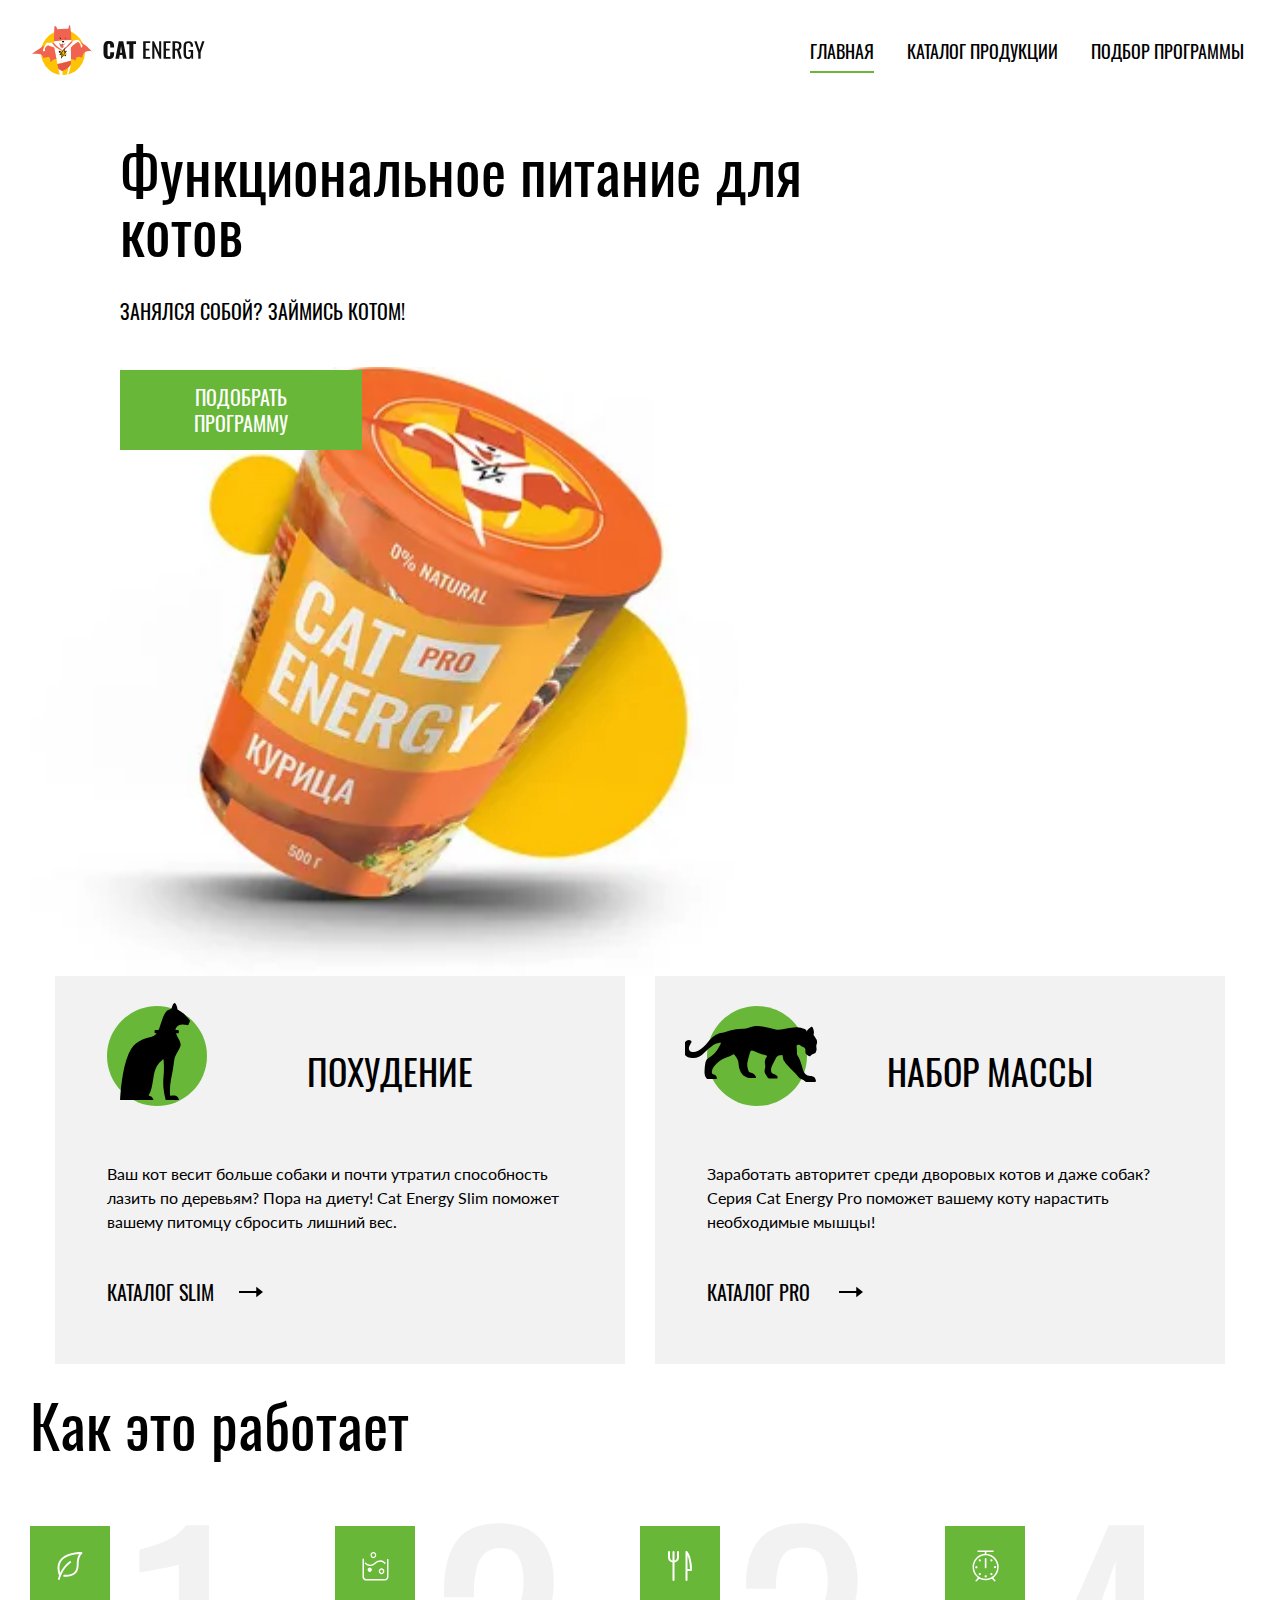
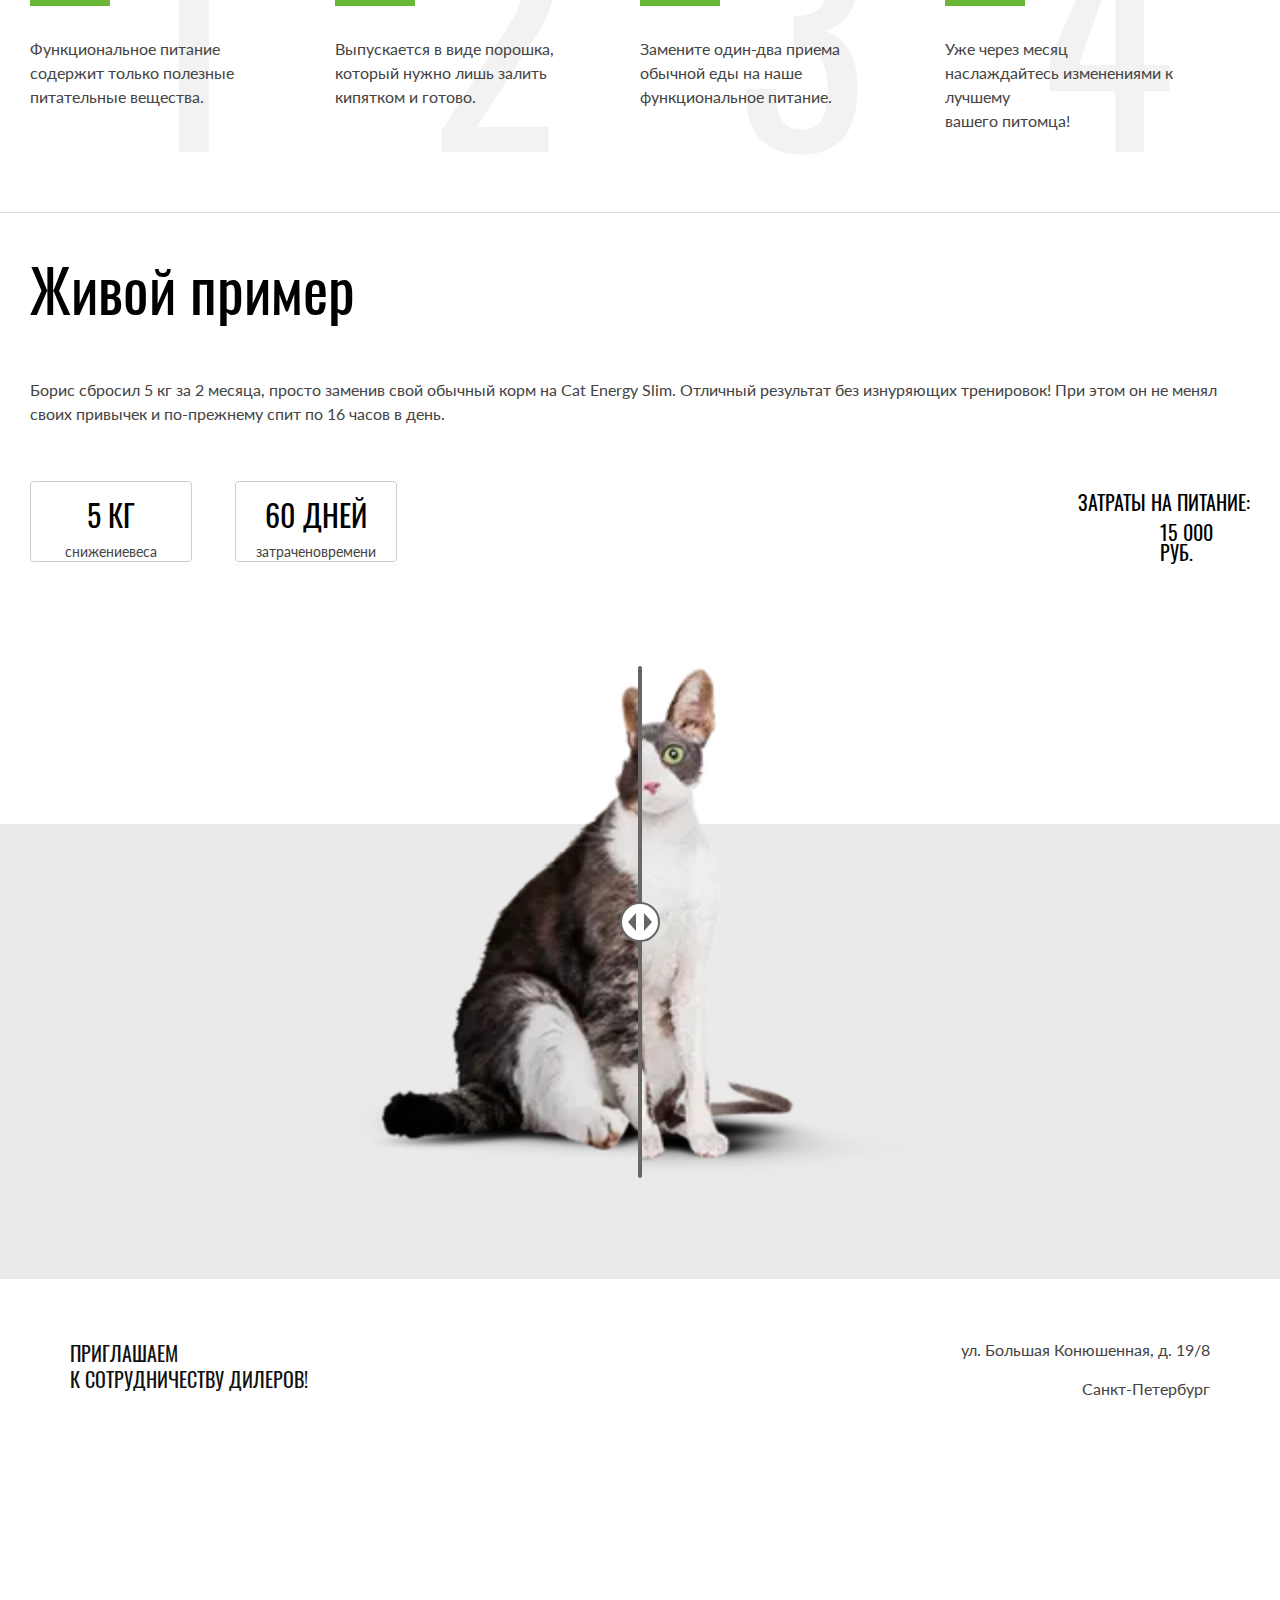
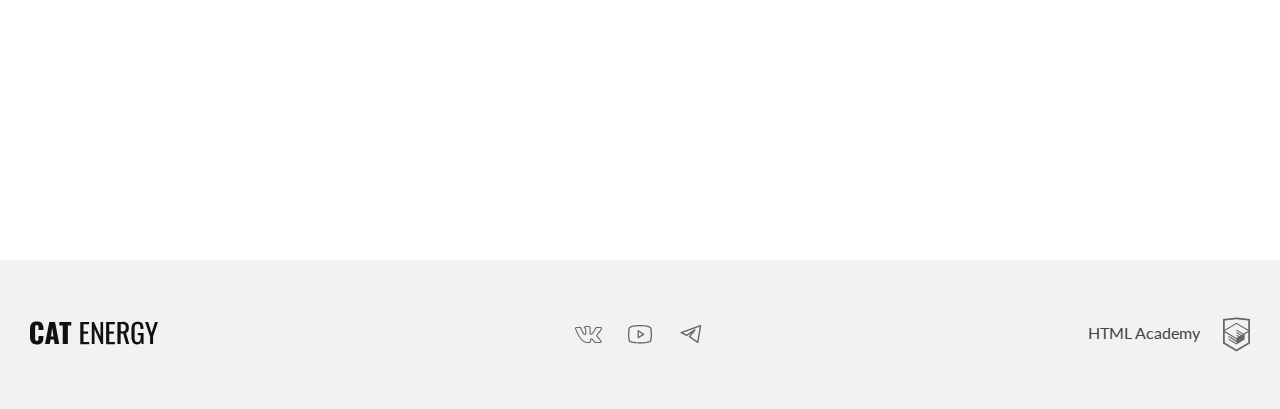
<file: index.html>
<!DOCTYPE html><html class="page" lang="ru"><head><meta charset="UTF-8"><title>Cat Energy</title><meta name="viewport" content="width=device-width,initial-scale=1"><meta name="description" content="Демонстрация правильного питания для котов с объяснениями и примерами"><link rel="stylesheet" href="styles/styles.css"><link rel="icon" href="favicon.ico"><link rel="icon" href="favicons/s-32.svg" type="image/svg+xml" sizes="32x32"><link rel="apple-touch-icon" href="favicons/f-192.png"><link rel="manifest" href="manifest.webmanifest"><link rel="preload" href="fonts/lato/Lato-Regular.woff2" as="font" type="font/woff2" crossorigin="anonymous"><link rel="preload" href="fonts/oswald/oswaldregular.woff2" as="font" type="font/woff2" crossorigin="anonymous"><script src="scripts/index.js" defer="defer"></script></head><body class="page__body"><header class="header header--index"><a class="header__logo" href="index.html"><picture><source media="(min-width: 1440px)" srcset="images/logo-desktop.svg" type="image/svg+xml" width="70" height="59"><source media="(min-width: 768px)" srcset="images/logo-tablet.svg" type="image/svg+xml" width="60" height="50"><img src="images/logo-mobile.svg" alt="Логотип" width="33" height="38"></picture><svg class="header__sprite-logo-words" width="101" height="18"><use href="icons/stack.svg#header-logo-words"></use></svg></a><nav class="navigation navigation--closed navigation--nojs"><button class="navigation__toogle button" type="button"><span class="visually-hidden">Открыть меню</span></button><ul class="navigation__list site-list list-reset"><li class="site-list__item site-list__item--current"><a class="site-list__link" href="index.html">Главная</a></li><li class="site-list__item"><a class="site-list__link" href="catalog.html">Каталог продукции</a></li><li class="site-list__item"><a class="site-list__link" href="#">Подбор программы</a></li></ul></nav></header><main class="main-container"><section class="hero"><div class="hero__choose"><h1 class="hero__title">Функциональное питание для котов</h1><h3 class="hero__subtitle">Занялся собой? Займись котом!</h3><button class="hero__button button" type="button">Подобрать программу</button><h2 class="visually-hidden">Презентация Cat Energy</h2><picture><source media="(min-width: 1440px)" width="552" height="499" type="image/webp" srcset="images/index/index-hero-food-desktop@1x.webp, images/index/index-hero-food-desktop@2x.webp 2x"><source media="(min-width: 768px)" width="709" height="609" type="image/webp" srcset="images/index/index-hero-food-tablet@1x.webp, images/index/index-hero-food-tablet@2x.webp 2x"><source width="280" height="270" type="image/webp" srcset="images/index/index-hero-food-mobile@1x.webp, images/index/index-hero-food-mobile@2x.webp 2x"><source media="(min-width: 1440px)" width="552" height="499" type="image/png" srcset="images/index/index-hero-food-desktop@1x.png, images/index/index-hero-food-desktop@2x.png 2x"><source media="(min-width: 768px)" width="709" height="609" type="image/png" srcset="images/index/index-hero-food-tablet@1x.png, images/index/index-hero-food-tablet@2x.png 2x"><img class="hero__main-img" src="images/index/index-hero-food-mobile@1x.png" alt="Оранжевая упаковка Cat Energy" width="280" height="270" srcset="images/index/index-hero-food-mobile@2x.png 2x"></picture></div></section><section class="preview"><ul class="preview__list list-reset"><li class="preview__item"><h2 class="preview__title preview__title--home">Похудение</h2><p class="preview__description">Ваш кот весит больше собаки и почти утратил способность лазить по деревьям? Пора на диету! Cat Energy Slim поможет вашему питомцу сбросить лишний вес.</p><a class="preview__link preview__link--active" href="#">Каталог Slim</a></li><li class="preview__item"><h2 class="preview__title preview__title--hunter">Набор массы</h2><p class="preview__description">Заработать авторитет среди дворовых котов и даже собак? Серия Cat Energy Pro поможет вашему коту нарастить необходимые мышцы!</p><a class="preview__link preview__link--active" href="#">Каталог Pro</a></li></ul></section><section class="advantages"><h2 class="advantages__title">Как это работает</h2><ul class="advantages__list list-reset"><li class="advantages__item advantages__item--leaf"><p class="advantages__description">Функциональное питание содержит только полезные питательные вещества.</p></li><li class="advantages__item advantages__item--powder"><p class="advantages__description">Выпускается в виде порошка, который нужно лишь залить кипятком и готово.</p></li><li class="advantages__item advantages__item--instruments"><p class="advantages__description">Замените один-два приема обычной еды на наше функциональное питание.</p></li><li class="advantages__item advantages__item--clock"><p class="advantages__description">Уже через месяц наслаждайтесь изменениями к лучшему<br class="advantages__tablet">вашего питомца!</p></li></ul></section><section class="example"><div class="example__title-wrapper"><h2 class="example__title">Живой пример</h2></div><div class="example__wrapper"><p class="example__description">Борис сбросил 5 кг за 2 месяца, просто заменив свой обычный корм на Cat Energy Slim. Отличный результат без изнуряющих тренировок! При этом он не менял своих привычек и по-прежнему спит по 16 часов в день.</p><ul class="example__list list-reset"><li class="example__item"><span class="example__stats">5 кг</span> <span class="example__loss">Снижение<br class="example__mobile">веса</span></li><li class="example__item"><span class="example__stats">60 дней</span> <span class="example__loss">Затрачено<br class="example__mobile">времени</span></li></ul><p class="example__prepare"><span class="example__food">Затраты на питание:</span> <span class="example__price">15 000 руб.</span></p></div><div class="example__slider slider"><div class="slider__fat"><picture><source media="(min-width: 768px)" width="560" height="512" type="image/webp" srcset="images/index/index-slider-fat-td@1x.webp, images/index/index-slider-fat-td@2x.webp 2x"><source width="280" height="256" type="image/webp" srcset="images/index/index-slider-fat-mobile@1x.webp, images/index/index-slider-fat-mobile@2x.webp 2x"><source media="(min-width: 768px)" width="560" height="512" type="image/webp" srcset="images/index/index-slider-fat-td@1x.png, images/index/index-slider-fat-td@2x.png 2x"><img class="slider__image" src="images/index/index-slider-fat-mobile@1x.png" alt="Кот до курса" width="280" height="256" srcset="images/index/index-slider-fat-mobile@2x.png 2x"></picture></div><button class="slider__toggle button" type="button"><span class="visually-hidden">Ползунок</span></button><div class="slider__thin"><picture><source media="(min-width: 768px)" width="560" height="512" type="image/webp" srcset="images/index/index-slider-thin-td@1x.webp, images/index/index-slider-thin-td@2x.webp 2x"><source width="280" height="256" type="image/webp" srcset="images/index/index-slider-thin-mobile@1x.webp, images/index/index-slider-thin-mobile@2x.webp 2x"><source media="(min-width: 768px)" width="560" height="512" type="image/webp" srcset="images/index/index-slider-thin-td@1x.png, images/index/index-slider-thin-td@2x.png 2x"><img class="slider__image" src="images/index/index-slider-thin-mobile@1x.png" alt="Кот после курса" width="280" height="256" srcset="images/index/index-slider-thin-mobile@2x.png 2x"></picture></div></div></section><section class="map"><h2 class="visually-hidden">Наш адрес</h2><div class="map__prewrapper"><div class="map__wrapper"><h3 class="map__title">Приглашаем<br>к сотрудничеству дилеров!</h3><span class="map__address">ул. Большая Конюшенная, д. 19/8 <span class="map__tablet">Санкт-Петербург</span></span></div></div><noscript><picture><source media="(min-width: 1440px)" width="1440" height="400" type="image/webp" srcset="images/map-desktop@1x.webp, images/map-desktop@2x.webp 2x"><source media="(min-width: 768px)" width="768" height="400" type="image/webp" srcset="images/map-tablet@1x.webp, images/map-tablet@2x.webp 2x"><source width="320" height="362" type="image/webp" srcset="images/map-mobile@1x.webp, images/map-mobile@2x.webp 2x"><source media="(min-width: 1440px)" width="1440" height="400" type="image/webp" srcset="images/map-desktop@1x.png, images/map-desktop@2x.png 2x"><source media="(min-width: 768px)" width="768" height="400" type="image/webp" srcset="images/map-tablet@1x.png, images/map-tablet@2x.png 2x"><img class="map__picture" src="images/map-mobile@1x.png" alt="Кот после курса" width="320" height="362" srcset="images/map-mobile@2x.png 2x"></picture></noscript><iframe class="map__live map__live--nojs" title="Наше местоположение на карте" src="https://www.google.com/maps/embed?pb=!1m18!1m12!1m3!1d1998.6036257198232!2d30.320472477388492!3d59.938719162093484!2m3!1f0!2f0!3f0!3m2!1i1024!2i768!4f13.1!3m3!1m2!1s0x4696310fca145cc1%3A0x42b32648d8238007!2z0JHQvtC70YzRiNCw0Y8g0JrQvtC90Y7RiNC10L3QvdCw0Y8g0YPQuy4sIDE5LzgsINCh0LDQvdC60YIt0J_QtdGC0LXRgNCx0YPRgNCzLCAxOTExODY!5e0!3m2!1sru!2sru!4v1738665718897!5m2!1sru!2sru" style="border:0;" allowfullscreen="" loading="lazy" referrerpolicy="no-referrer-when-downgrade"></iframe></section></main><footer class="footer"><div class="footer__wrapper"><a class="footer__title" href="index.html"><span class="visually-hidden">Cat Energy</span> <svg class="footer__sprite-logo-words" width="128" height="24"><use href="icons/stack.svg#header-logo-words"></use></svg></a><ul class="footer__list social list-reset"><li class="social__item"><a class="social__link social__link--vk" href="https://vk.com/htmlacademy"><span class="visually-hidden">ВКонтакте</span></a></li><li class="social__item"><a class="social__link social__link--youtube" href="https://www.youtube.com/@HTMLAcademyTV"><span class="visually-hidden">Youtube</span></a></li><li class="social__item"><a class="social__link social__link--telegram" href="https://t.me/htmlacademy"><span class="visually-hidden">Telegram</span></a></li></ul><a class="footer__academy footer__academy--link" href="https://htmlacademy.ru/intensive/adaptive"><span class="footer__html">HTML Academy</span></a></div></footer></body></html>
</file>
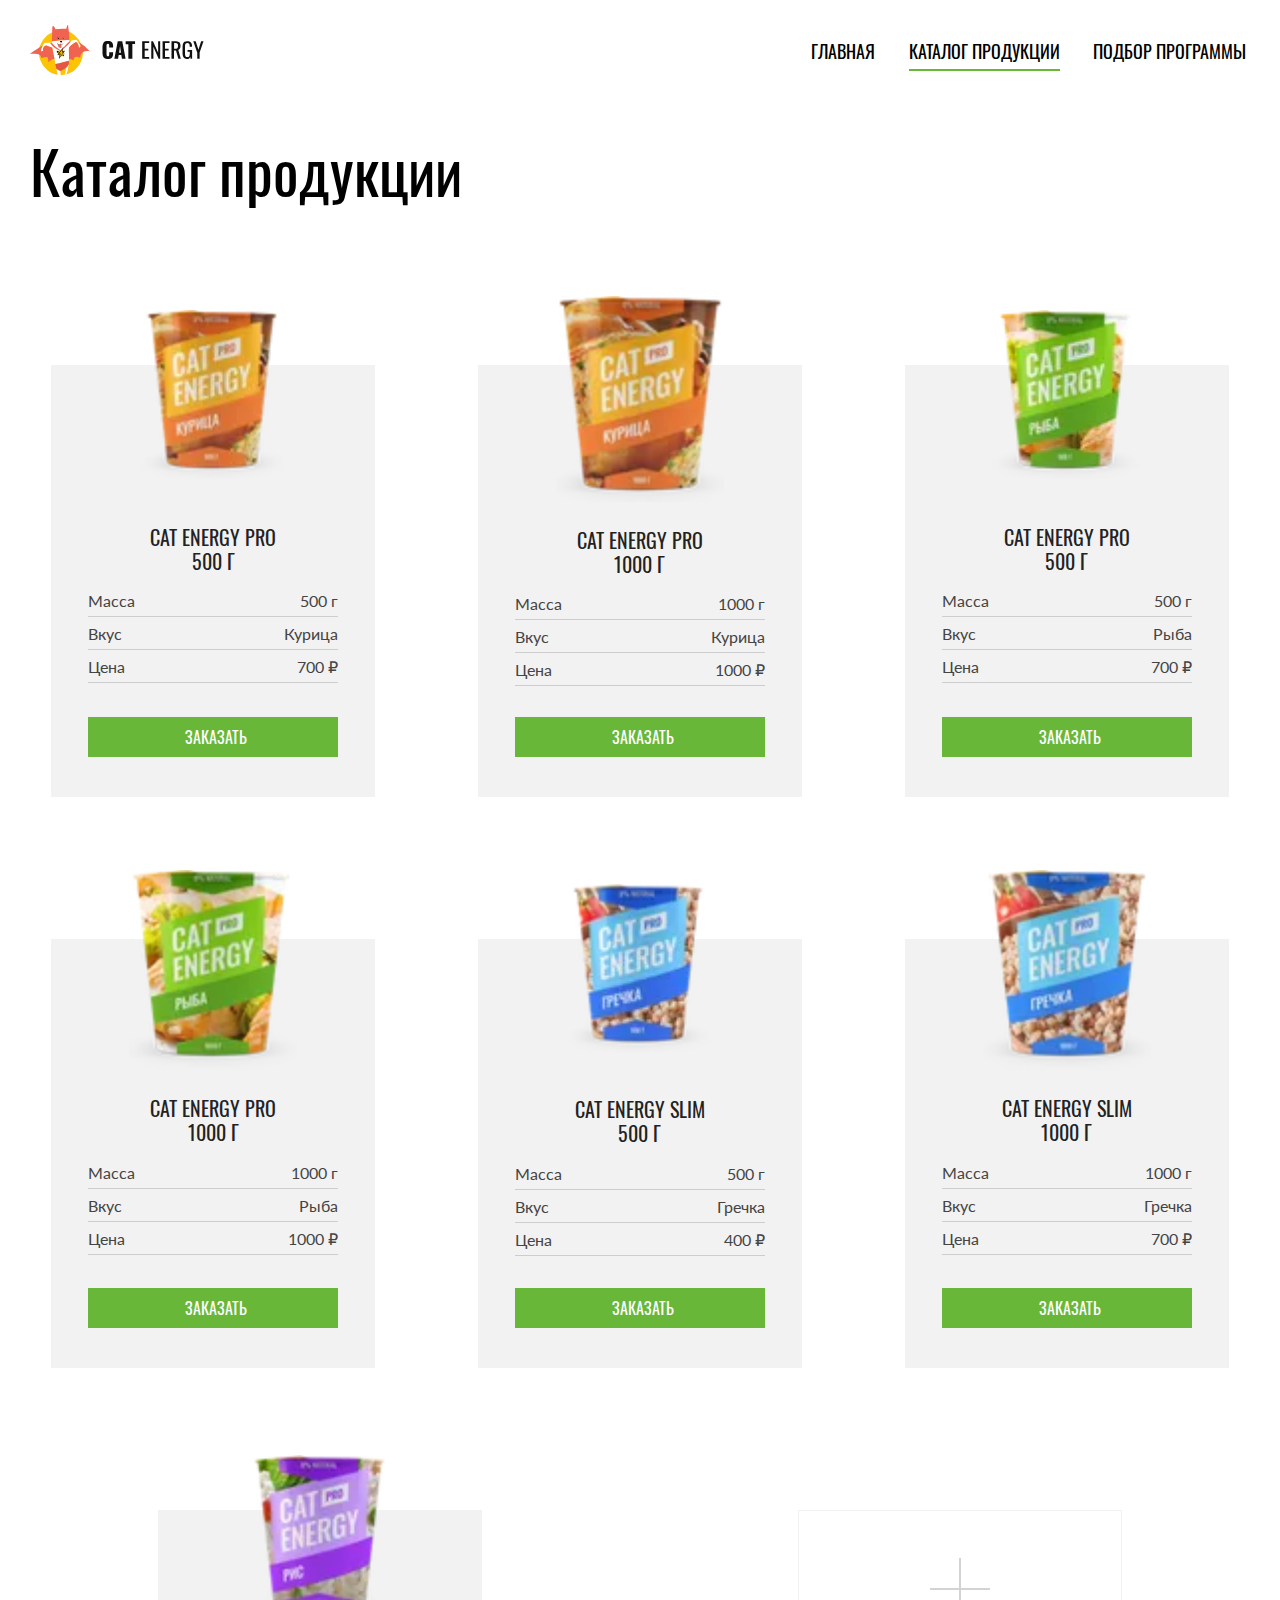
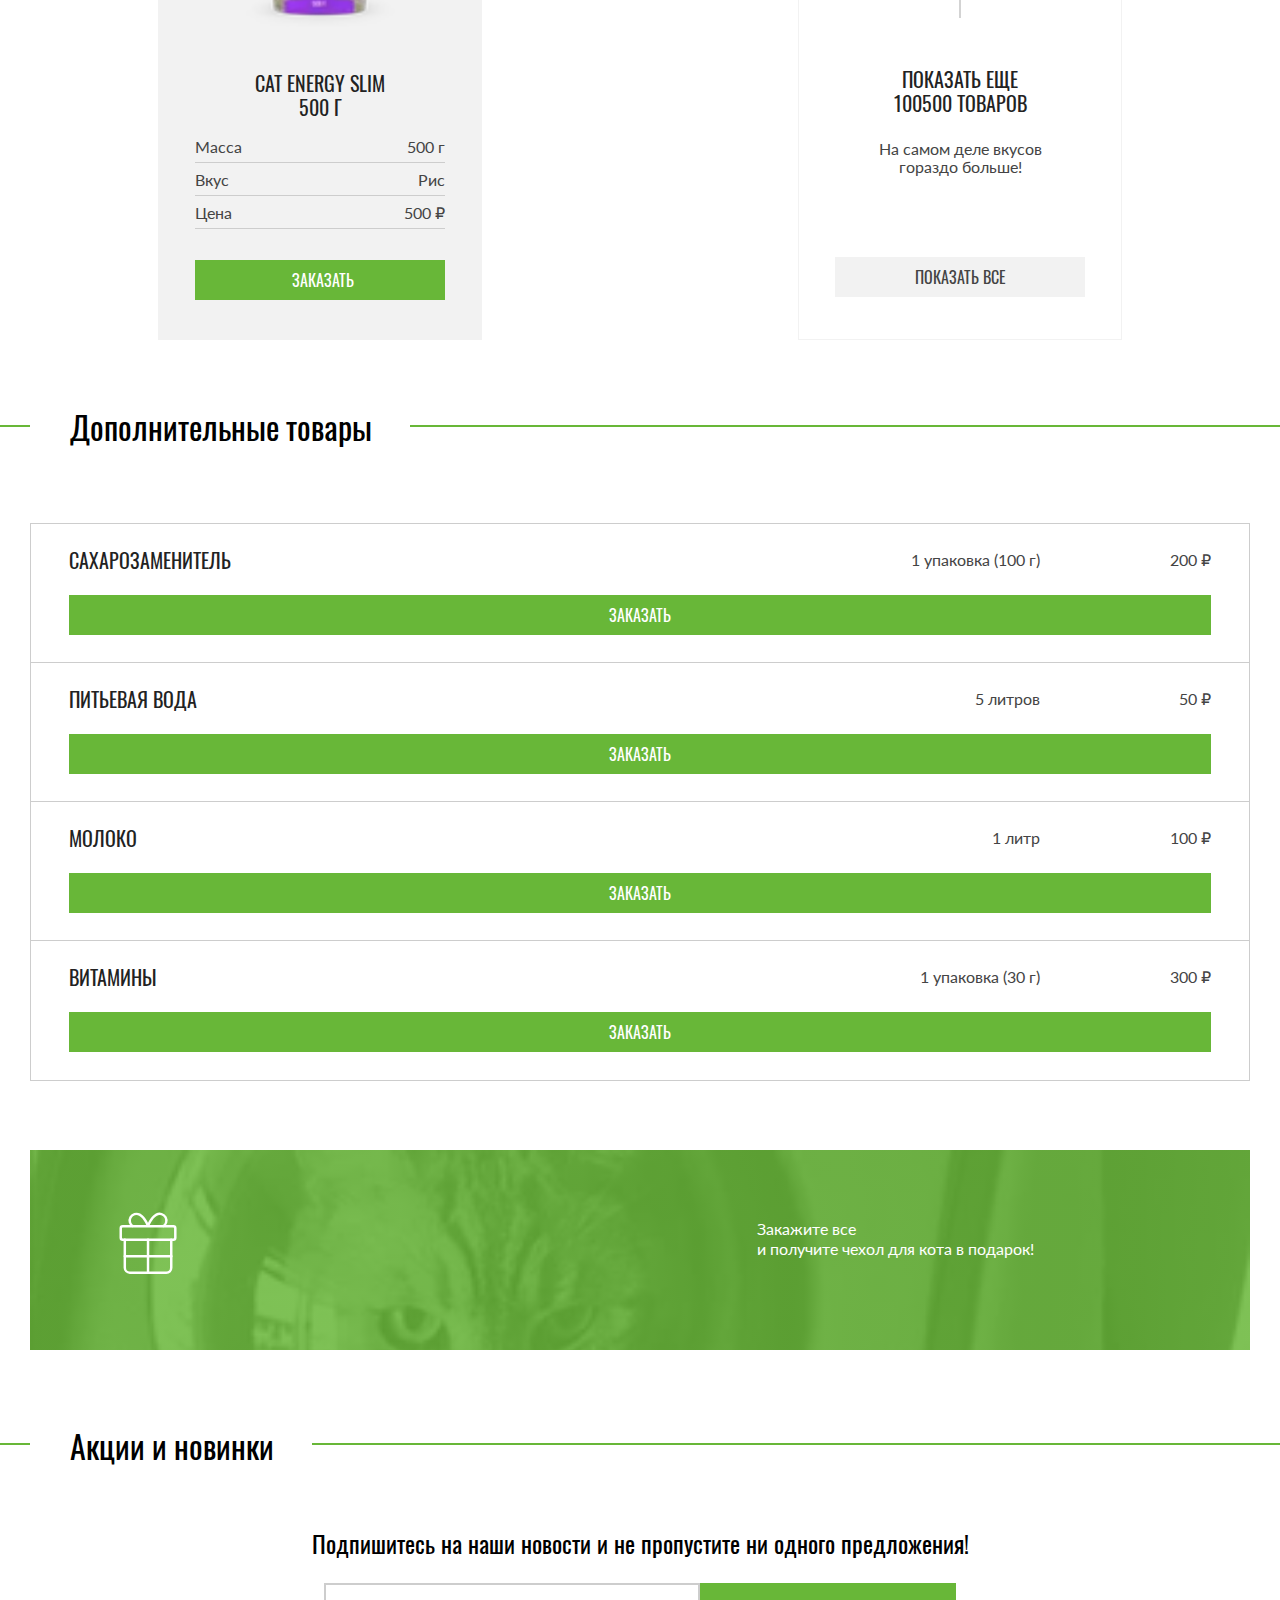
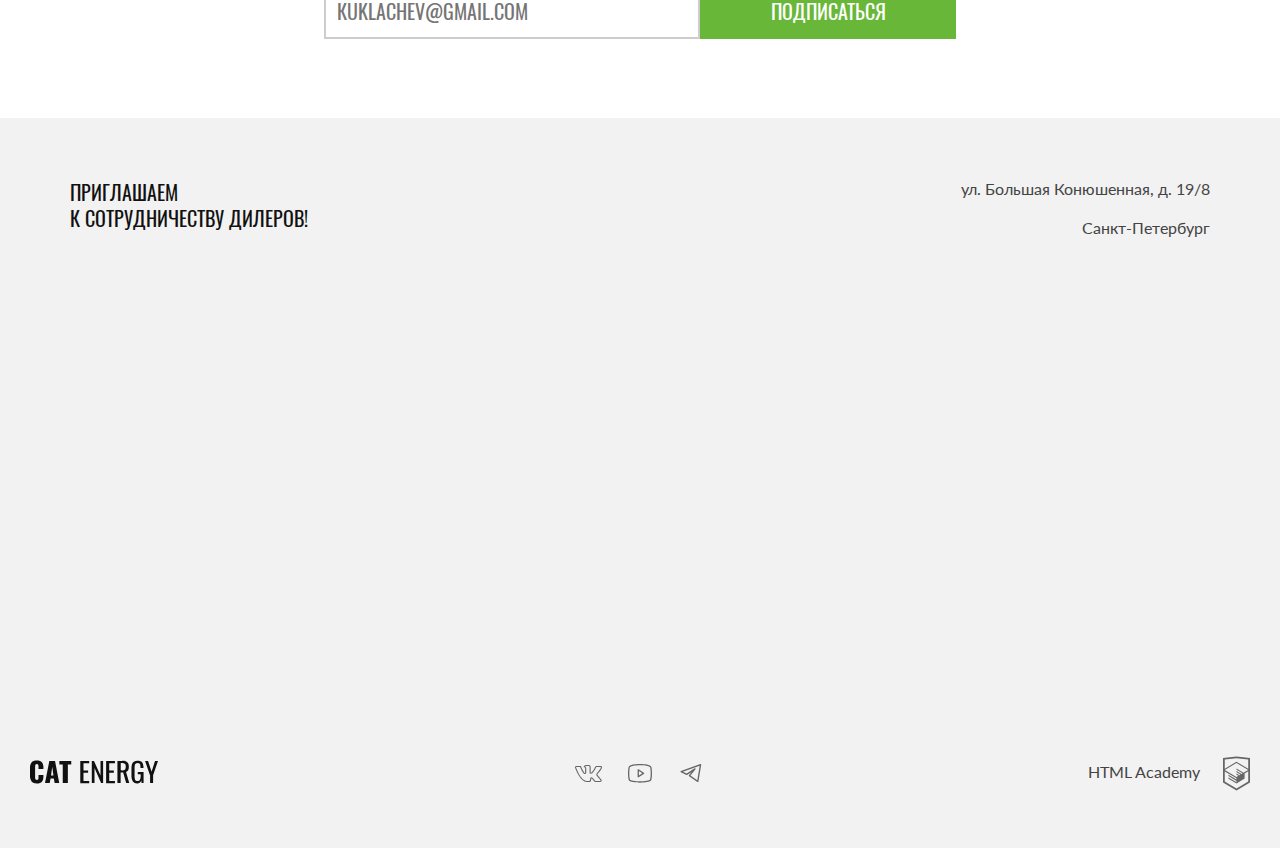
<file: catalog.html>
<!DOCTYPE html><html class="page" lang="ru"><head><meta charset="UTF-8"><title>Cat Energy</title><meta name="viewport" content="width=device-width,initial-scale=1"><meta name="description" content="Каталог продукции для вашего кота"><link rel="stylesheet" href="styles/styles.css"><link rel="icon" href="favicon.ico"><link rel="icon" href="favicons/s-32.svg" type="image/svg+xml" sizes="32x32"><link rel="apple-touch-icon" href="favicons/f-192.png"><link rel="manifest" href="manifest.webmanifest"><link rel="preload" href="fonts/lato/Lato-Regular.woff2" as="font" type="font/woff2" crossorigin="anonymous"><link rel="preload" href="fonts/oswald/oswaldregular.woff2" as="font" type="font/woff2" crossorigin="anonymous"><script src="scripts/index.js" defer="defer"></script></head><body class="page__body"><header class="header header--catalog"><a class="header__logo" href="index.html"><picture><source media="(min-width: 1440px)" srcset="images/logo-desktop.svg" type="image/svg+xml" width="70" height="59"><source media="(min-width: 768px)" srcset="images/logo-tablet.svg" type="image/svg+xml" width="60" height="50"><img src="images/logo-mobile.svg" alt="Логотип" width="33" height="38"></picture><svg class="header__sprite-logo-words" width="101" height="18"><use href="icons/stack.svg#header-logo-words"></use></svg></a><nav class="navigation navigation--closed navigation--nojs"><button class="navigation__toogle button" type="button"><span class="visually-hidden">Открыть меню</span></button><ul class="navigation__list site-list list-reset"><li class="site-list__item"><a class="site-list__link site-list__link--catalog" href="index.html">Главная</a></li><li class="site-list__item site-list__item--current"><a class="site-list__link site-list__link--catalog" href="catalog.html">Каталог продукции</a></li><li class="site-list__item"><a class="site-list__link site-list__link--catalog" href="#">Подбор программы</a></li></ul></nav></header><main class="main-container"><section class="catalog"><h1 class="catalog__title">Каталог продукции</h1><div class="catalog__wrapper"><article class="catalog__item card"><a class="card__link" href="#"><picture><source media="(min-width: 768px)" width="161" height="172" type="image/webp" srcset="images/catalog/catalog-chicken-500-td@1x.webp, images/catalog/catalog-chicken-500-td@2x.webp 2x"><source width="68" height="86" type="image/webp" srcset="images/catalog/catalog-chicken-500-mobile@1x.webp, images/catalog/catalog-chicken-500-mobile@2x.webp 2x"><source media="(min-width: 768px)" width="161" height="172" type="image/png" srcset="images/catalog/catalog-chicken-500-td@1x.png, images/catalog/catalog-chicken-500-td@2x.png 2x"><img class="card__picture card__picture--small" src="images/catalog/catalog-chicken-500-mobile@1x.png" alt="Контейнер со вкусом курицы" width="68" height="86" srcset="images/catalog/catalog-chicken-500-mobile@2x.png 2x"></picture></a><a class="card__link" href="#"><h3 class="card__subtitle list-reset">Cat Energy PRO 500 г</h3></a><ul class="card__list list-reset"><li class="card__item"><span class="card__char-desk">Масса</span> <span class="card__char-value">500 г</span></li><li class="card__item"><span class="card__char-desk">Вкус</span> <span class="card__char-value">Курица</span></li><li class="card__item"><span class="card__char-desk">Цена</span> <span class="card__char-value">700 ₽</span></li></ul><button class="card__button button" type="button">Заказать</button></article><article class="catalog__item card"><a class="card__link" href="#"><picture><source media="(min-width: 1440px)" width="172" height="196" type="image/webp" srcset="images/catalog/catalog-chicken-1000-desktop@1x.webp, images/catalog/catalog-chicken-1000-desktop@2x.webp 2x"><source media="(min-width: 768px)" width="168" height="206" type="image/webp" srcset="images/catalog/catalog-chicken-1000-tablet@1x.webp, images/catalog/catalog-chicken-1000-tablet@2x.webp 2x"><source width="84" height="100" type="image/webp" srcset="images/catalog/catalog-chicken-1000-mobile@1x.webp, images/catalog/catalog-chicken-1000-mobile@2x.webp 2x"><source media="(min-width: 1440px)" width="172" height="196" type="image/png" srcset="images/catalog/catalog-chicken-1000-desktop@1x.png, images/catalog/catalog-chicken-1000-desktop@2x.png 2x"><source media="(min-width: 768px)" width="168" height="206" type="image/png" srcset="images/catalog/catalog-chicken-1000-tablet@1x.png, images/catalog/catalog-chicken-1000-tablet@2x.png 2x"><img class="card__picture card__picture--big" src="images/catalog/catalog-chicken-1000-mobile@1x.png" alt="Контейнер со вкусом курицы" width="84" height="100" srcset="images/catalog/catalog-chicken-1000-tablet@2x.png 2x"></picture></a><a class="card__link" href="#"><h3 class="card__subtitle">Cat Energy PRO 1000 г</h3></a><ul class="card__list list-reset"><li class="card__item"><span class="card__char-desk">Масса</span> <span class="card__char-value">1000 г</span></li><li class="card__item"><span class="card__char-desk">Вкус</span> <span class="card__char-value">Курица</span></li><li class="card__item"><span class="card__char-desk">Цена</span> <span class="card__char-value">1000 ₽</span></li></ul><button class="card__button button" type="button">Заказать</button></article><article class="catalog__item card"><a class="card__link" href="#"><picture><source media="(min-width: 768px)" width="163" height="172" type="image/webp" srcset="images/catalog/catalog-fish-500-td@1x.webp, images/catalog/catalog-fish-500-td@2x.webp 2x"><source width="68" height="78" type="image/webp" srcset="images/catalog/catalog-fish-500-mobile@1x.webp, images/catalog/catalog-fish-500-mobile@2x.webp 2x"><source media="(min-width: 768px)" width="163" height="172" type="image/png" srcset="images/catalog/catalog-fish-500-td@1x.png, images/catalog/catalog-fish-500-td@2x.png 2x"><img class="card__picture card__picture--small" src="images/catalog/catalog-fish-500-mobile@1x.png" alt="Контейнер со вкусом рыбы" width="68" height="78" srcset="images/catalog/catalog-fish-500-mobile@2x.png 2x"></picture></a><a class="card__link" href="#"><h3 class="card__subtitle">Cat Energy PRO 500 г</h3></a><ul class="card__list list-reset"><li class="card__item"><span class="card__char-desk">Масса</span> <span class="card__char-value">500 г</span></li><li class="card__item"><span class="card__char-desk">Вкус</span> <span class="card__char-value">Рыба</span></li><li class="card__item"><span class="card__char-desk">Цена</span> <span class="card__char-value">700 ₽</span></li></ul><button class="card__button button" type="button">Заказать</button></article><article class="catalog__item card"><a class="card__link" href="#"><picture><source media="(min-width: 1440px)" width="172" height="196" type="image/webp" srcset="images/catalog/catalog-fish-1000-desktop@1x.webp, images/catalog/catalog-fish-1000-desktop@2x.webp 2x"><source media="(min-width: 768px)" width="168" height="200" type="image/webp" srcset="images/catalog/catalog-fish-1000-tablet@1x.webp, images/catalog/catalog-fish-1000-tablet@2x.webp 2x"><source width="84" height="100" type="image/webp" srcset="images/catalog/catalog-fish-1000-mobile@1x.webp, images/catalog/catalog-fish-1000-mobile@2x.webp 2x"><source media="(min-width: 1440px)" width="172" height="196" type="image/png" srcset="images/catalog/catalog-fish-1000-desktop@1x.png, images/catalog/catalog-fish-1000-desktop@2x.png 2x"><source media="(min-width: 768px)" width="168" height="200" type="image/png" srcset="images/catalog/catalog-fish-1000-tablet@1x.png, images/catalog/catalog-fish-1000-tablet@2x.png 2x"><img class="card__picture card__picture--big" src="images/catalog/catalog-fish-1000-mobile@1x.png" alt="Контейнер со вкусом рыбы" width="84" height="100" srcset="images/catalog/catalog-fish-1000-tablet@2x.png 2x"></picture></a><a class="card__link" href="#"><h3 class="card__subtitle">Cat Energy PRO 1000 г</h3></a><ul class="card__list list-reset"><li class="card__item"><span class="card__char-desk">Масса</span> <span class="card__char-value">1000 г</span></li><li class="card__item"><span class="card__char-desk">Вкус</span> <span class="card__char-value">Рыба</span></li><li class="card__item"><span class="card__char-desk">Цена</span> <span class="card__char-value">1000 ₽</span></li></ul><button class="card__button button" type="button">Заказать</button></article><article class="catalog__item card"><a class="card__link" href="#"><picture><source media="(min-width: 768px)" width="161" height="171" type="image/webp" srcset="images/catalog/catalog-buckwheat-500-td@1x.webp, images/catalog/catalog-buckwheat-500-td@2x.webp 2x"><source width="68" height="78" type="image/webp" srcset="images/catalog/catalog-buckwheat-500-mobile@1x.webp, images/catalog/catalog-buckwheat-500-mobile@2x.webp 2x"><source media="(min-width: 768px)" width="161" height="171" type="image/png" srcset="images/catalog/catalog-buckwheat-500-td@1x.png, images/catalog/catalog-buckwheat-500-td@2x.png 2x"><img class="card__picture card__picture--small" src="images/catalog/catalog-buckwheat-500-mobile@1x.png" alt="Контейнер со вкусом гречки" width="68" height="78" srcset="images/catalog/catalog-buckwheat-500-mobile@2x.png 2x"></picture></a><a class="card__link" href="#"><h3 class="card__subtitle">Cat Energy SLIM 500 г</h3></a><ul class="card__list list-reset"><li class="card__item"><span class="card__char-desk">Масса</span> <span class="card__char-value">500 г</span></li><li class="card__item"><span class="card__char-desk">Вкус</span> <span class="card__char-value">Гречка</span></li><li class="card__item"><span class="card__char-desk">Цена</span> <span class="card__char-value">400 ₽</span></li></ul><button class="card__button button" type="button">Заказать</button></article><article class="catalog__item card"><a class="card__link" href="#"><picture><source media="(min-width: 1440px)" width="172" height="196" type="image/webp" srcset="images/catalog/catalog-buckwheat-1000-desktop@1x.webp, images/catalog/catalog-buckwheat-1000-desktop@2x.webp 2x"><source media="(min-width: 768px)" width="168" height="200" type="image/webp" srcset="images/catalog/catalog-buckwheat-1000-tablet@1x.webp, images/catalog/catalog-buckwheat-1000-tablet@2x.webp 2x"><source width="84" height="100" type="image/webp" srcset="images/catalog/catalog-buckwheat-1000-mobile@1x.webp, images/catalog/catalog-buckwheat-1000-mobile@2x.webp 2x"><source media="(min-width: 1440px)" width="172" height="196" type="image/png" srcset="images/catalog/catalog-buckwheat-1000-desktop@1x.png, images/catalog/catalog-buckwheat-1000-desktop@2x.png 2x"><source media="(min-width: 768px)" width="168" height="200" type="image/png" srcset="images/catalog/catalog-buckwheat-1000-tablet@1x.png, images/catalog/catalog-buckwheat-1000-tablet@2x.png 2x"><img class="card__picture card__picture--big" src="images/catalog/catalog-buckwheat-1000-mobile@1x.png" alt="Контейнер со вкусом гречки" width="84" height="100" srcset="images/catalog/catalog-buckwheat-1000-mobile@2x.png 2x"></picture></a><a class="card__link" href="#"><h3 class="card__subtitle">Cat Energy SLIM 1000 г</h3></a><ul class="card__list list-reset"><li class="card__item"><span class="card__char-desk">Масса</span> <span class="card__char-value">1000 г</span></li><li class="card__item"><span class="card__char-desk">Вкус</span> <span class="card__char-value">Гречка</span></li><li class="card__item"><span class="card__char-desk">Цена</span> <span class="card__char-value">700 ₽</span></li></ul><button class="card__button button" type="button">Заказать</button></article><article class="catalog__item card"><a class="card__link" href="#"><picture><source media="(min-width: 768px)" width="163" height="174" type="image/webp" srcset="images/catalog/catalog-rice-500-td@1x.webp, images/catalog/catalog-rice-500-td@2x.webp 2x"><source width="72" height="84" type="image/webp" srcset="images/catalog/catalog-rice-500-mobile@1x.webp, images/catalog/catalog-rice-500-mobile@2x.webp 2x"><source media="(min-width: 768px)" width="163" height="174" type="image/png" srcset="images/catalog/catalog-rice-500-td@1x.png, images/catalog/catalog-rice-500-td@2x.png 2x"><img class="card__picture card__picture--small" src="images/catalog/catalog-rice-500-mobile@1x.png" alt="Контейнер со вкусом риса" width="72" height="84" srcset="images/catalog/catalog-rice-500-mobile@2x.png 2x"></picture></a><a class="card__link" href="#"><h3 class="card__subtitle">Cat Energy SLIM 500 г</h3></a><ul class="card__list list-reset"><li class="card__item"><span class="card__char-desk">Масса</span> <span class="card__char-value">500 г</span></li><li class="card__item"><span class="card__char-desk">Вкус</span> <span class="card__char-value">Рис</span></li><li class="card__item"><span class="card__char-desk">Цена</span> <span class="card__char-value">500 ₽</span></li></ul><button class="card__button button" type="button">Заказать</button></article><article class="catalog__item card"><h3 class="card__more-subtitle">Показать еще 100500 товаров</h3><span class="card__more-description">На самом деле вкусов гораздо больше!</span> <button class="card__more-button button" type="button">Показать все</button></article></div></section><section class="extra"><h2 class="extra__title">Дополнительные товары</h2><ul class="extra__list list-reset"><li class="extra__item"><h3 class="extra__subtitle">Сахарозаменитель</h3><span class="extra__description">1 упаковка (100 г)</span> <span class="extra__price">200 ₽</span> <button class="extra__button button" type="button">Заказать</button></li><li class="extra__item"><h3 class="extra__subtitle">Питьевая вода</h3><span class="extra__description">5 литров</span> <span class="extra__price">50 ₽</span> <button class="extra__button button" type="button">Заказать</button></li><li class="extra__item"><h3 class="extra__subtitle">Молоко</h3><span class="extra__description">1 литр</span> <span class="extra__price">100 ₽</span> <button class="extra__button button" type="button">Заказать</button></li><li class="extra__item"><h3 class="extra__subtitle">Витамины</h3><span class="extra__description">1 упаковка (30 г)</span> <span class="extra__price">300 ₽</span> <button class="extra__button button" type="button">Заказать</button></li></ul><div class="extra__aside aside aside--gift"><span class="aside__description">Закажите все<br>и получите чехол для кота в подарок!</span></div></section><section class="subscribe"><h2 class="subscribe__title">Акции и новинки</h2><p class="subscribe__subtitle">Подпишитесь на наши новости и не пропустите ни одного предложения!</p><form class="subscribe__search" action="https://echo.htmlacademy.ru" method="post"><label class="visually-hidden" for="subscribe-date">Ваш e-mail</label> <input class="subscribe__field field" type="email" id="subscribe-date" name="subscribe-date" placeholder="кuklachev@gmail.com" required> <button class="subscribe__button button" type="button">Подписаться</button></form></section><section class="map map--catalog"><h2 class="visually-hidden">Наш адрес</h2><div class="map__prewrapper"><div class="map__wrapper"><h3 class="map__title">Приглашаем<br class="map__desktop">к сотрудничеству дилеров!</h3><span class="map__address">ул. Большая Конюшенная, д. 19/8 <span class="map__tablet">Санкт-Петербург</span></span></div></div><noscript><picture><source media="(min-width: 1440px)" width="1440" height="400" type="image/webp" srcset="images/map-desktop@1x.webp, images/map-desktop@2x.webp 2x"><source media="(min-width: 768px)" width="768" height="400" type="image/webp" srcset="images/map-tablet@1x.webp, images/map-tablet@2x.webp 2x"><source width="320" height="362" type="image/webp" srcset="images/map-mobile@1x.webp, images/map-mobile@2x.webp 2x"><source media="(min-width: 1440px)" width="1440" height="400" type="image/webp" srcset="images/map-desktop@1x.png, images/map-desktop@2x.png 2x"><source media="(min-width: 768px)" width="768" height="400" type="image/webp" srcset="images/map-tablet@1x.png, images/map-tablet@2x.png 2x"><img class="map__picture" src="images/map-mobile@1x.png" alt="Кот после курса" width="320" height="362" srcset="images/map-mobile@2x.png 2x"></picture></noscript><iframe class="map__live map__live--nojs" title="Наше местоположение на карте" src="https://www.google.com/maps/embed?pb=!1m18!1m12!1m3!1d1998.6036257198232!2d30.320472477388492!3d59.938719162093484!2m3!1f0!2f0!3f0!3m2!1i1024!2i768!4f13.1!3m3!1m2!1s0x4696310fca145cc1%3A0x42b32648d8238007!2z0JHQvtC70YzRiNCw0Y8g0JrQvtC90Y7RiNC10L3QvdCw0Y8g0YPQuy4sIDE5LzgsINCh0LDQvdC60YIt0J_QtdGC0LXRgNCx0YPRgNCzLCAxOTExODY!5e0!3m2!1sru!2sru!4v1738665718897!5m2!1sru!2sru" style="border:0;" allowfullscreen="" loading="lazy" referrerpolicy="no-referrer-when-downgrade"></iframe></section></main><footer class="footer"><div class="footer__wrapper"><a class="footer__title" href="index.html"><span class="visually-hidden">Cat Energy</span> <svg class="footer__sprite-logo-words" width="128" height="24"><use href="icons/stack.svg#header-logo-words"></use></svg></a><ul class="footer__list social list-reset"><li class="social__item"><a class="social__link social__link--vk" href="https://vk.com/htmlacademy"><span class="visually-hidden">ВКонтакте</span></a></li><li class="social__item"><a class="social__link social__link--youtube" href="https://www.youtube.com/@HTMLAcademyTV"><span class="visually-hidden">Youtube</span></a></li><li class="social__item"><a class="social__link social__link--telegram" href="https://t.me/htmlacademy"><span class="visually-hidden">Telegram</span></a></li></ul><a class="footer__academy footer__academy--link" href="https://htmlacademy.ru/intensive/adaptive"><span class="footer__html">HTML Academy</span></a></div></footer></body></html>
</file>
<file: styles/styles.css>
@font-face{font-family:Lato;font-weight:400;font-style:normal;src:url(../fonts/lato/Lato-Regular.woff2)format("woff2");font-display:swap}@font-face{font-family:Oswald;font-weight:400;font-style:normal;src:url(../fonts/oswald/oswaldregular.woff2)format("woff2");font-display:swap}html{background-color:#fff;height:100%}body{color:#000;font-family:Lato,Arial,sans-serif}picture{display:contents}*,:before,:after{box-sizing:border-box}.visually-hidden{white-space:nowrap;-webkit-clip-path:inset(100%);clip-path:inset(100%);clip:rect(0 0 0 0);border:0;width:1px;height:1px;margin:-1px;padding:0;position:absolute;overflow:hidden}.list-reset{margin:0;padding:0;list-style-type:none}.button{cursor:pointer;background-color:#68b738}.page__body{margin:0;padding:0}.header{text-align:center;flex-flow:column wrap;justify-content:space-between;align-items:center;margin:0 auto;display:flex}@media (width>=768px){.header{flex-flow:row;width:calc(100% - 64px);margin:0 auto;padding-top:25px;padding-bottom:65px;display:flex}}@media (width>=1440px){.header{z-index:2;justify-content:space-between;width:1220px;padding:55px 0 110px}}.header--index{position:relative}@media (width>=1440px){.header--index{position:absolute;top:0;left:50%;transform:translate(-50%)}}.header__logo{flex-flow:row;align-items:center;width:calc(100% - 40px);padding-top:13px;padding-bottom:14px;transition:all .6s ease-in-out;display:flex}.header__logo:hover,.header__logo:focus{opacity:.8;outline:none}.header__logo:active{opacity:.6;outline:none}@media (width>=768px){.header__logo{flex-flow:row;align-items:center;width:210px;padding:0;display:flex}}@media (width>=1440px){.header__logo img{padding-right:0}}.header__sprite-logo-words{width:150px;margin:0 auto;padding-right:35px}@media (width>=768px){.header__sprite-logo-words{margin-top:0;margin-left:9px}}@media (width>=1440px){.header__sprite-logo-words{width:118px;height:21px;margin:0 0 0 14px;padding-right:0}}.header--catalog{text-align:center;flex-flow:column wrap;justify-content:space-between;align-items:center;margin:0 auto;display:flex}@media (width>=768px){.header--catalog{flex-flow:row;width:calc(100% - 64px);margin:0 auto;padding-top:25px;padding-bottom:65px;display:flex}}@media (width>=1440px){.header--catalog{justify-content:space-between;width:1220px;padding:55px 0 74px}}.header--catalog .header__sprite-logo-words{margin-top:5px}@media (width>=768px){.header--catalog .header__sprite-logo-words{margin-top:0;margin-left:9px}}@media (width>=1440px){.header--catalog .header__sprite-logo-words{margin-left:13px}}@media (width>=768px){.header--catalog img{margin-left:-2px}}@media (width>=1440px){.header--catalog img{margin-left:0}.header--catalog .navigation{padding-right:0}}.header--catalog .site-list__item--current{position:relative}@media (width>=768px){.header--catalog .site-list__item--current:after{content:"";background-color:#68b738;width:100%;height:2px;display:block;position:absolute;bottom:-8px}}@media (width>=1440px){.header--catalog .site-list__item--current:after{bottom:-10px}}.header--catalog .site-list{padding-right:2px}.header--catalog .site-list__item:first-child{margin-right:1px}.navigation{width:100%}@media (width>=768px){.navigation{align-items:center;width:auto;margin-left:auto;display:flex}}@media (width>=1440px){.navigation{padding-top:7px;padding-right:2px}}@media (width<=767px){.navigation__toogle{content:"";background-color:#fff;border:none;width:24px;height:24px;padding:0;display:block;position:absolute;top:18px;right:21px}}@media (width>=768px){.navigation__toogle{display:none}}@media (width>=1440px){.navigation__toogle{display:none}}.navigation--closed .navigation__toogle:before{content:"";background-color:#000;width:24px;height:2px;display:block;position:absolute;top:4px;right:0;box-shadow:0 8px #000,0 16px #000}@media (width<=767px){.navigation--opened{align-self:normal}}.navigation--opened .navigation__toogle:before{content:"";box-shadow:none;background-color:#000;width:24px;height:2px;display:block;position:absolute;top:12px;right:0;transform:rotate(45deg)}.navigation--opened .navigation__toogle:after{content:"";box-shadow:none;background-color:#000;width:24px;height:2px;display:block;position:absolute;top:12px;right:0;transform:rotate(-45deg)}@media (width<=767px){.navigation--closed .navigation__list{display:none}.navigation--nojs .navigation__list{background-color:#fff;flex-flow:column;width:100%;display:flex;position:static}.navigation--nojs .navigation__toogle{display:none}.site-list{z-index:1;background-color:#fff;flex-flow:column;width:100%;display:flex;position:absolute;top:65px;left:0}}@media (width>=768px){.site-list{flex-flow:wrap;align-items:center;gap:33px;padding-top:2px;padding-right:4px;display:flex}}@media (width>=1440px){.site-list{max-width:600px;margin:0;padding:0}}@media (width<=767px){.site-list__item{border-top:1px solid #e6e6e6;padding-top:21px;padding-bottom:22px}}.site-list__item--current{position:relative}@media (width>=768px){.site-list__item--current:after{content:"";background-color:#68b738;width:100%;height:2px;display:block;position:absolute;bottom:-10px}}@media (width>=1440px){.site-list__item--current:after{content:"";background-color:#fff;width:100%;height:2px;display:block;position:absolute;bottom:-10px}}.site-list__link{text-transform:uppercase;color:#000;width:80%;font-family:Oswald,Arial,sans-serif;font-size:20px;font-weight:400;line-height:20px;text-decoration:none;transition:all .3s ease-in-out}@media (width>=768px){.site-list__link{text-transform:uppercase;color:#000;font-family:Oswald,Arial,sans-serif;font-size:18px;font-weight:400;line-height:24px;text-decoration:none}.site-list__link:hover,.site-list__link:focus{opacity:.6;outline:none}.site-list__link:active{opacity:.3}}@media (width>=1440px){.site-list__link{text-transform:uppercase;color:#fff;font-family:Oswald,Arial,sans-serif;font-size:20px;font-weight:400;line-height:20px;text-decoration:none}.site-list__link--catalog{color:#000}}.main-container{overflow-x:hidden}.hero{flex-flow:column wrap;display:flex;position:relative}@media (width>=768px){.hero{flex-flow:column wrap;min-height:790px;margin-bottom:20px;display:flex}}@media (width>=1440px){.hero{flex-flow:wrap;min-height:auto;margin-bottom:266px;padding-top:224px;display:flex}.hero:before{content:"";background-color:#000;background-image:-webkit-linear-gradient(#68b738d9 0% 100%),-webkit-image-set(url(/images/index/index-hero-cat-desktop@1x.webp) 1x,url(/images/index/index-hero-cat-desktop@2x.webp) 2x);background-image:linear-gradient(#68b738d9 0% 100%),image-set("/images/index/index-hero-cat-desktop@1x.webp" 1x,"/images/index/index-hero-cat-desktop@2x.webp" 2x);background-repeat:no-repeat;background-size:cover;width:50%;height:694px;display:block;position:absolute;top:0;right:0}}.hero__choose{flex-flow:column wrap;align-items:center;width:calc(100% - 40px);margin:0 auto;padding-top:27px;display:flex}.hero__choose:before{content:"";z-index:-1;background-image:-webkit-linear-gradient(#68b738d9 0% 100%),-webkit-image-set(url(/images/index/index-hero-cat-mobile@1x.webp) 1x,url(/images/index/index-hero-cat-mobile@2x.webp) 2x);background-image:linear-gradient(#68b738d9 0% 100%),image-set("/images/index/index-hero-cat-mobile@1x.webp" 1x,"/images/index/index-hero-cat-mobile@2x.webp" 2x);background-repeat:no-repeat;background-size:cover;width:100%;height:63%;display:block;position:absolute;top:0;left:0}@media (width>=768px){.hero__choose{align-items:flex-start;width:70%;margin:0;padding:0}.hero__choose:before{display:none}}@media (width>=1440px){.hero__choose{z-index:1;width:1220px;margin:0 auto;position:relative}.hero__choose:before{display:none}}.hero__title{text-transform:none;text-align:center;color:#fff;margin:0;padding:0 15px 25px;font-family:Oswald,Arial,sans-serif;font-size:36px;font-weight:400;line-height:36px;position:relative}@media (width>=768px){.hero__title{text-transform:none;text-align:left;color:#000;min-width:55%;margin:0 0 0 120px;padding:0 0 41px;font-family:Oswald,Arial,sans-serif;font-size:60px;font-weight:400;line-height:60px}}@media (width>=1440px){.hero__title{width:450px;min-width:0;margin:0 0 0 80px;padding:0 0 40px}}.hero__subtitle{text-transform:uppercase;color:#fff;margin:0;padding-bottom:29px;padding-right:3px;font-family:Oswald,Arial,sans-serif;font-size:14px;font-weight:400;line-height:14px}@media (width>=768px){.hero__subtitle{text-transform:uppercase;text-align:left;color:#000;margin-left:120px;padding-bottom:49px;padding-right:0;font-family:Oswald,Arial,sans-serif;font-size:20px;font-weight:400;line-height:20px}}@media (width>=1440px){.hero__subtitle{width:450px;margin-left:80px;padding-bottom:52px}}.hero__button{text-transform:uppercase;text-align:center;color:#fff;border:none;order:4;width:280px;margin:3px 0 0;padding:10px 44px;font-family:Oswald,Arial,sans-serif;font-size:16px;font-weight:400;line-height:20px;text-decoration:none;transition:all .6s ease-in-out}.hero__button:hover,.hero__button:focus{cursor:pointer;background-color:#5eaa2f;outline:none}.hero__button:active{color:#ffffff4d;background-color:#5eaa2f}@media (width>=768px){.hero__button{text-transform:uppercase;text-align:center;color:#fff;z-index:1;border:none;order:0;width:242px;margin:0 0 0 120px;padding:14px 26px;font-family:Oswald,Arial,sans-serif;font-size:20px;font-weight:400;line-height:26px;text-decoration:none}}@media (width>=1440px){.hero__button{margin-left:80px}}@media (width>=768px){.hero__main-img{width:709px;margin-left:30px;position:relative;bottom:83px}}@media (width>=1440px){.hero__main-img{width:559px;margin:0;position:absolute;top:-83px;bottom:auto;left:36%;transform:translate(6px,1px)}}.preview{width:calc(100% - 40px);margin:20px auto 0}@media (width>=768px){.preview{width:calc(100% - 60px);margin:-103px auto 0}}@media (width>=1440px){.preview{width:1220px;margin:0 auto 71px}}.preview__list{flex-flow:column wrap;display:flex}@media (width>=992px){.preview__list{flex-flow:wrap;justify-content:center;display:flex}}@media (width>=1440px){.preview__list{flex-flow:wrap;justify-content:space-between;gap:20px;display:flex}}.preview__item{background-color:#f2f2f2;flex-flow:wrap;margin-bottom:20px;display:flex}@media (width>=768px){.preview__item{background-color:#f2f2f2;flex-flow:column;min-height:372px;margin-bottom:30px;display:flex;position:relative}.preview__item:last-child{margin-bottom:45px}}@media (width>=992px){.preview__item{width:48%;max-width:570px;min-height:374px;margin-bottom:30px;position:relative}.preview__item:first-child{margin-right:30px}.preview__item:last-child{margin-bottom:30px}}@media (width>=1440px){.preview__item{flex-flow:column;width:570px;min-height:374px;margin-bottom:0;display:flex;position:relative}.preview__item:first-child{margin-right:0}.preview__item:last-child{margin-bottom:0}}.preview__title{text-transform:uppercase;color:#000;margin:0;padding-top:30px;padding-bottom:30px;padding-left:91px;font-family:Oswald,Arial,sans-serif;font-size:24px;font-weight:400;line-height:37px}@media (width>=768px){.preview__title{text-transform:uppercase;color:#000;width:70%;padding:74px 1px 27px 53px;font-family:Oswald,Arial,sans-serif;font-size:36px;font-weight:400;line-height:36px}}@media (width>=992px){.preview__title{text-align:center;align-self:center;width:220px;margin:77px 0 73px 100px;padding:0}}@media (width>=1440px){.preview__title{text-align:center;align-self:center;width:220px;margin:77px 0 73px 11px;padding:0}}.preview__title--home{position:relative}.preview__title--home:before{content:"";background-color:#68b738;border-radius:50%;width:50px;height:50px;display:block;position:absolute;top:24px;left:20px}.preview__title--home:after{content:"";background-image:url(../icons/stack.svg#index-home-cat);background-repeat:no-repeat;background-size:36px 50px;width:36px;height:50px;display:block;position:absolute;top:21px;left:27px}@media (width>=768px){.preview__title--home{position:static}.preview__title--home:before{content:"";background-color:#68b738;border-radius:50%;width:200px;height:200px;display:block;position:absolute;top:92px;left:auto;right:63px}.preview__title--home:after{content:"";background-image:url(../icons/stack.svg#index-home-cat);background-repeat:no-repeat;background-size:140px 194px;width:140px;height:194px;display:block;position:absolute;top:81px;left:auto;right:93px}}@media (width>=992px){.preview__title--home{position:static}.preview__title--home:before{content:"";background-color:#68b738;border-radius:50%;width:100px;height:100px;display:block;position:absolute;top:30px;left:52px;right:auto}.preview__title--home:after{content:"";background-image:url(../icons/stack.svg#index-home-cat);background-repeat:no-repeat;background-size:70px 97px;width:70px;height:97px;display:block;position:absolute;top:27px;left:65px;right:auto}}@media (width>=1440px){.preview__title--home{margin-left:22px}.preview__title--home:before{content:"";background-color:#68b738;border-radius:50%;width:100px;height:100px;display:block;position:absolute;top:47px;left:52px;right:auto}.preview__title--home:after{content:"";background-image:url(../icons/stack.svg#index-home-cat);background-repeat:no-repeat;background-size:70px 97px;width:70px;height:97px;display:block;position:absolute;top:41px;left:67px;right:auto}}.preview__title--hunter{position:relative}.preview__title--hunter:before{content:"";background-color:#68b738;border-radius:50%;width:50px;height:50px;display:block;position:absolute;top:24px;left:21px}.preview__title--hunter:after{content:"";background-image:url(../icons/stack.svg#index-hunter-cat);background-repeat:no-repeat;background-size:67px 28px;width:67px;height:28px;display:block;position:absolute;top:35px;left:13px}@media (width>=768px){.preview__title--hunter{padding-top:77px;padding-bottom:24px;position:static}.preview__title--hunter:before{content:"";background-color:#68b738;border-radius:50%;width:200px;height:200px;display:block;position:absolute;top:92px;left:auto;right:63px}.preview__title--hunter:after{content:"";background-image:url(../icons/stack.svg#index-hunter-cat);background-repeat:no-repeat;background-size:268px 112px;width:268px;height:112px;display:block;position:absolute;top:135px;left:auto;right:25px}}@media (width>=992px){.preview__title--hunter{padding:0;position:static}.preview__title--hunter:before{content:"";background-color:#68b738;border-radius:50%;width:100px;height:100px;display:block;position:absolute;top:30px;left:52px;right:auto}.preview__title--hunter:after{content:"";background-image:url(../icons/stack.svg#index-hunter-cat);background-repeat:no-repeat;background-size:134px 56px;width:134px;height:56px;display:block;position:absolute;top:50px;left:30px;right:auto}}@media (width>=1440px){.preview__title--hunter{margin-left:64px}.preview__title--hunter:before{content:"";background-color:#68b738;border-radius:50%;width:100px;height:100px;display:block;position:absolute;top:47px;left:52px;right:auto}.preview__title--hunter:after{content:"";background-image:url(../icons/stack.svg#index-hunter-cat);background-repeat:no-repeat;background-size:134px 56px;width:134px;height:56px;display:block;position:absolute;top:67px;left:35px;right:auto}}.preview__description{color:#444;margin:0;padding-bottom:23px;padding-left:20px;padding-right:33px;font-family:Lato,Arial,sans-serif;font-size:14px;font-weight:400;line-height:18px;position:relative}.preview__description:after{content:"";background-color:#d9d9d9;height:1px;display:block;position:absolute;bottom:0;left:20px;right:20px}@media (width>=768px){.preview__description{color:#000;width:55%;padding:0 0 48px 52px;font-family:Lato,Arial,sans-serif;font-size:16px;font-weight:400;line-height:24px;position:static}.preview__description:after{display:none}}@media (width>=992px){.preview__description{width:90%;padding-top:0}}@media (width>=1440px){.preview__description{text-align:left;width:505px;padding:0 0 27px 52px}}.preview__link{text-transform:uppercase;text-align:center;color:#000;margin-top:auto;padding:19px 50px 21px 20px;font-family:Oswald,Arial,sans-serif;font-size:16px;font-weight:400;line-height:16px;text-decoration:none}@media (width>=768px){.preview__link{text-align:left;width:150px;margin-bottom:62px;margin-left:52px;padding:0 40px 0 0;font-family:Oswald,Arial,sans-serif;font-size:20px;font-weight:400;line-height:20px}}@media (width>=1440px){.preview__link{margin-bottom:64px;margin-left:53px}}.preview__link--active{transition:all .4s ease-in-out;position:relative}.preview__link--active:hover,.preview__link--active:focus{outline:none}.preview__link--active:active{opacity:.4}.preview__link--active:before{content:"";background-color:#000;width:8px;height:2px;display:block;position:absolute;top:26px;right:27px}.preview__link--active:after{content:"";background-color:#000;width:24px;height:12px;transition:all .6s ease-in-out;display:block;position:absolute;top:21px;right:11px;-webkit-mask-image:url(../icons/stack.svg#index-arrow);mask-image:url(../icons/stack.svg#index-arrow);-webkit-mask-size:24px,12px;mask-size:24px,12px;-webkit-mask-repeat:no-repeat;mask-repeat:no-repeat}.preview__link--active:hover:after,.preview__link--active:focus:after{right:3px}@media (width>=768px){.preview__link--active:before{content:"";background-color:#000;width:18px;height:2px;display:block;position:absolute;top:9px;right:0}.preview__link--active:after{content:"";background-color:#000;width:24px;height:12px;display:block;position:absolute;top:4px;right:-6px;-webkit-mask-image:url(../icons/stack.svg#index-arrow);mask-image:url(../icons/stack.svg#index-arrow);-webkit-mask-size:24px,12px;mask-size:24px,12px;-webkit-mask-repeat:no-repeat;mask-repeat:no-repeat}.preview__link--active:hover:after,.preview__link--active:focus:after{right:-15px}}.advantages{width:calc(100% - 40px);margin:0 auto 26px}@media (width>=768px){.advantages{width:calc(100% - 60px);margin:0 auto;position:relative}.advantages:after{content:"";background-color:#d9d9d9;height:1px;display:block;position:absolute;bottom:0;left:-30px;right:-30px}}@media (width>=1440px){.advantages{width:1220px;margin-bottom:69px;position:static}.advantages:after{display:none}}.advantages__title{text-align:left;color:#000;margin:0;padding-bottom:43px;font-family:Oswald,Arial,sans-serif;font-size:36px;font-weight:400;line-height:40px}@media (width>=768px){.advantages__title{text-align:left;color:#000;padding-bottom:32px;font-family:Oswald,Arial,sans-serif;font-size:60px;font-weight:400;line-height:60px}.advantages__list{counter-reset:number 0;grid-template-columns:1fr 1fr;gap:37px 60px;padding-bottom:47px;display:grid}}@media (width>=992px){.advantages__list{grid-template-columns:repeat(4,1fr);column-gap:0;display:grid}}@media (width>=1440px){.advantages__list{flex-flow:wrap;justify-content:space-between;row-gap:0;padding-bottom:0;display:flex}}.advantages__item{flex-flow:row;min-height:80px;display:flex}.advantages__item:not(:last-child){padding-bottom:20px}@media (width>=768px){.advantages__item{flex-flow:column wrap;min-height:280px;display:flex}.advantages__item:not(:last-child){padding-bottom:0}.advantages__item:after{content:counter(number);counter-increment:number;color:#f2f2f2;z-index:-1;font-family:Oswald,Arial,sans-serif;font-size:280px;font-weight:400;line-height:280px;position:absolute;top:0;right:9px;transform:translate(-50%)}.advantages__item:first-child:after{content:counter(number);counter-increment:number;color:#f2f2f2;z-index:-1;font-family:Oswald,Arial,sans-serif;font-size:280px;font-weight:400;line-height:280px;position:absolute;top:0;right:45px;transform:translate(-50%)}}@media (width>=1440px){.advantages__item{max-width:250px;position:relative}.advantages__item:after{content:counter(number);counter-increment:number;color:#f2f2f2;z-index:-1;font-family:Oswald,Arial,sans-serif;font-size:280px;font-weight:400;line-height:280px;position:absolute;top:0;right:0;transform:none}.advantages__item:first-child:after{content:counter(number);counter-increment:number;color:#f2f2f2;z-index:-1;font-family:Oswald,Arial,sans-serif;font-size:280px;font-weight:400;line-height:280px;position:absolute;top:0;right:2px;transform:none}}.advantages__item--leaf{position:relative}.advantages__item--leaf:before{content:"";background-color:#68b738;background-image:url(../icons/stack.svg#index-leaf);background-position:50%;background-repeat:no-repeat;background-size:28px 28px;width:60px;height:60px;display:block;position:absolute;top:-3px;left:0}@media (width>=768px){.advantages__item--leaf:before{content:"";background-color:#68b738;background-image:url(../icons/stack.svg#index-leaf);background-position:50%;background-repeat:no-repeat;background-size:28px 28px;width:80px;height:80px;display:block;position:absolute;top:40px;left:0}}@media (width>=1440px){.advantages__item--leaf{width:230px;margin-right:17px}}.advantages__item--powder{position:relative}.advantages__item--powder:before{content:"";background-color:#68b738;background-image:url(../icons/stack.svg#index-powder);background-position:50%;background-repeat:no-repeat;background-size:27px 31px;width:60px;height:60px;display:block;position:absolute;top:-3px;left:0}@media (width>=768px){.advantages__item--powder:before{content:"";background-color:#68b738;background-image:url(../icons/stack.svg#index-powder);background-position:50%;background-repeat:no-repeat;background-size:27px 31px;width:80px;height:80px;display:block;position:absolute;top:40px;left:0}}@media (width>=1440px){.advantages__item--powder{width:246px}}.advantages__item--instruments{position:relative}.advantages__item--instruments:before{content:"";background-color:#68b738;background-image:url(../icons/stack.svg#index-instruments);background-position:50%;background-repeat:no-repeat;background-size:26px 32px;width:60px;height:60px;display:block;position:absolute;top:-3px;left:0}@media (width>=768px){.advantages__item--instruments:before{content:"";background-color:#68b738;background-image:url(../icons/stack.svg#index-instruments);background-position:50%;background-repeat:no-repeat;background-size:26px 32px;width:80px;height:80px;display:block;position:absolute;top:40px;left:0}}@media (width>=1440px){.advantages__item--instruments{width:248px}}.advantages__item--clock{position:relative}.advantages__item--clock:before{content:"";background-color:#68b738;background-image:url(../icons/stack.svg#index-clock);background-position:50%;background-repeat:no-repeat;background-size:27px 32px;width:60px;height:60px;display:block;position:absolute;top:-3px;left:0}@media (width>=768px){.advantages__item--clock:before{content:"";background-color:#68b738;background-image:url(../icons/stack.svg#index-clock);background-position:50%;background-repeat:no-repeat;background-size:27px 32px;width:80px;height:80px;display:block;position:absolute;top:40px;left:0}}@media (width>=1440px){.advantages__item--clock{width:245px}}.advantages__description{color:#444;margin:0;padding-left:80px;font-family:Lato,Arial,sans-serif;font-size:14px;font-weight:400;line-height:18px}@media (width>=768px){.advantages__description{color:#444;text-align:left;width:75%;padding:151px 0 0;font-family:Lato,Arial,sans-serif;font-size:16px;font-weight:400;line-height:24px}}@media (width>=1440px){.advantages__description{width:100%}}.advantages__tablet{display:none}@media (width>=768px){.advantages__tablet{display:block}}.example{background-color:#eaeaea}@media (width>=768px){.example{background-image:linear-gradient(#fff 0% 57.3%,#eaeaea 57.3%)}}@media (width>=1440px){.example{background-image:linear-gradient(#fff 0% 23%,#eaeaea 23%);flex-flow:wrap;justify-content:center;margin:0 auto;padding-bottom:23px;display:flex}.example__title-wrapper{width:100%}}.example__title{text-align:left;color:#000;margin:0;padding:25px 20px 40px;font-family:Oswald,Arial,sans-serif;font-size:36px;font-weight:400;line-height:40px}@media (width>=768px){.example__title{text-align:left;color:#000;width:60%;padding:45px 0 60px 30px;font-family:Oswald,Arial,sans-serif;font-size:60px;font-weight:400;line-height:60px}}@media (width>=1440px){.example__title{width:1220px;margin:0 auto;padding:0}}.example__wrapper{flex-flow:column;width:calc(100% - 40px);margin:0 auto;display:flex}@media (width>=768px){.example__wrapper{flex-flow:wrap;width:calc(100% - 60px);padding-bottom:104px;display:flex}}@media (width>=1440px){.example__wrapper{flex-flow:column wrap;justify-content:flex-start;width:610px;margin:146px 0 0;padding-bottom:0;display:flex}}.example__description{color:#444;margin:0;padding-bottom:20px;font-family:Lato,Arial,sans-serif;font-size:14px;font-weight:400;line-height:18px}@media (width>=768px){.example__description{color:#444;width:100%;padding:0 0 55px;font-family:Lato,Arial,sans-serif;font-size:16px;font-weight:400;line-height:24px}}@media (width>=1440px){.example__description{width:433px;padding-bottom:69px}}.example__list{flex-flow:row;justify-content:space-between;width:280px;margin:0 auto;padding-bottom:27px;display:flex}@media (width>=768px){.example__list{flex-flow:wrap;justify-content:flex-start;gap:43px;width:auto;max-width:55%;margin:0;padding-bottom:0;display:flex}}@media (width>=1440px){.example__list{flex-flow:wrap;justify-content:flex-start;gap:42px;max-width:375px;display:flex}}.example__item{border:1px solid #cdcdcd;border-radius:4px;flex-flow:column;align-items:center;width:124px;min-height:56px;display:flex}@media (width>=768px){.example__item{width:162px;min-height:72px}}.example__stats{text-align:center;color:#000;text-transform:uppercase;padding-top:13px;font-family:Oswald,Arial,sans-serif;font-size:24px;font-weight:400;line-height:24px}@media (width>=768px){.example__stats{text-align:center;color:#000;text-transform:uppercase;padding-top:14px;font-family:Oswald,Arial,sans-serif;font-size:30px;font-weight:400;line-height:37px}}.example__loss{text-align:center;color:#444;text-transform:lowercase;background-color:#eaeaea;min-width:87px;padding-right:2px;font-family:Lato,Arial,sans-serif;font-size:12px;font-weight:400;line-height:12px;position:relative;top:9px}@media (width>=768px){.example__loss{text-align:center;color:#444;text-transform:lowercase;background-color:#fff;padding:0 9px;font-family:Lato,Arial,sans-serif;font-size:14px;font-weight:400;line-height:14px;top:12px}}@media (width>=1440px){.example__loss{background-color:#eaeaea;padding-right:0;top:11px;right:5px}}.example__prepare{text-align:center;width:240px;margin:0 auto}@media (width>=768px){.example__prepare{text-align:unset;max-width:178px;margin:0 0 0 auto;padding-top:11px;padding-left:0}}@media (width>=1440px){.example__prepare{width:436px;max-width:100%;margin:0;padding-top:61px;padding-left:2px}}.example__food{text-transform:uppercase;color:#000;font-family:Oswald,Arial,sans-serif;font-size:14px;font-weight:400;line-height:20px}@media (width>=768px){.example__food{text-transform:uppercase;color:#000;padding-left:6px;font-family:Oswald,Arial,sans-serif;font-size:20px;font-weight:400;line-height:20px}}@media (width>=1440px){.example__food{color:#000;padding-left:0}}.example__price{text-transform:uppercase;color:#000;font-family:Oswald,Arial,sans-serif;font-size:14px;font-weight:400;line-height:20px}@media (width>=768px){.example__price{text-transform:uppercase;color:#000;padding-top:8px;padding-left:88px;font-family:Oswald,Arial,sans-serif;font-size:20px;font-weight:400;line-height:20px;display:block}}@media (width>=1440px){.example__price{color:#000;padding-top:0;padding-left:60px;display:inline}}@media (width>=768px){.example__mobile{display:none}}.example__tablet{display:none}@media (width>=768px){.example__tablet{display:block}}@media (width>=1440px){.example__tablet{padding-right:63px;display:none}.example__slider{width:610px}}.slider{flex-flow:row;width:calc(100% - 40px);margin:20px auto 0;padding-bottom:37px;display:flex;position:relative}@media (width>=768px){.slider{width:calc(100% - 60px);margin-top:0;padding-bottom:98px}}@media (width>=1440px){.slider{width:610px;margin:0;padding:0;top:-59px;left:25px}}.slider__fat{width:50%;overflow:hidden}.slider__fat img{position:relative;left:100%;transform:translate(-50%)}@media (width>=768px){.slider__fat img{width:560px}}.slider__thin{width:50%;overflow:hidden}.slider__thin img{width:260px;position:relative;left:10px;transform:translate(-50%)}@media (width>=768px){.slider__thin img{width:560px;left:-12px}}.slider__toggle{z-index:1;border:2px solid #666;border-radius:2px;width:4px;height:256px;padding:0;position:absolute;top:0;left:50%;transform:translate(-50%)}.slider__toggle:hover,.slider__toggle:focus{border:2px solid #68b738;outline:none}.slider__toggle:active{border:2px solid #5eaa2f;outline:none}.slider__toggle:before{content:"";background-color:#fff;border:2px solid #666;border-radius:50%;width:40px;height:40px;display:block;position:absolute;top:50%;left:50%;transform:translate(-50%,-50%)}.slider__toggle:after{content:"";background-color:#666;background-repeat:no-repeat;width:24px;height:18px;display:block;position:absolute;top:50%;left:50%;transform:translate(-50%,-50%);-webkit-mask-image:url(/icons/stack.svg#index-slider-arrows);mask-image:url(/icons/stack.svg#index-slider-arrows);-webkit-mask-position:50%;mask-position:50%;-webkit-mask-size:24px 18px;mask-size:24px 18px}@media (width>=768px){.slider__toggle{height:512px}}.slider__toggle:hover:before,.slider__toggle:focus:before{border:2px solid #68b738;outline:none}.slider__toggle:active:before{border:2px solid #5eaa2f;outline:none}.slider__toggle:hover:after,.slider__toggle:focus:after{background-color:#68b738}.slider__toggle:active:after{background-color:#5eaa2f}.catalog{position:relative;overflow-x:hidden}.catalog:before{content:"";background-color:#d9d9d9;width:100%;height:1px;display:block;position:absolute;top:0;left:0}@media (width>=768px){.catalog{width:calc(100% - 60px);margin:0 auto;position:static}.catalog:before{display:none}}@media (width>=1440px){.catalog{width:1220px}}.catalog__title{color:#000;text-align:left;margin:0;padding-top:27px;padding-bottom:50px;padding-left:20px;font-family:Oswald,Arial,sans-serif;font-size:36px;font-weight:400;line-height:36px;position:relative}.catalog__title:after{content:"";background-color:#ebebeb;width:100%;height:1px;display:block;position:absolute;bottom:8px;left:0}@media (width>=768px){.catalog__title{color:#000;text-align:left;padding:0 0 83px;font-family:Oswald,Arial,sans-serif;font-size:60px;font-weight:400;line-height:60px;position:static}.catalog__title:after{display:none}}.catalog__wrapper{flex-flow:wrap;justify-content:center;column-gap:30px;width:calc(100% - 40px);margin:0 auto 16px;display:flex;position:relative}.catalog__wrapper:after{content:"";background-color:#d9d9d9;width:500%;height:1px;display:block;position:absolute;bottom:10px;left:-200px;right:-200px}@media (width>=768px){.catalog__wrapper{justify-content:space-around;gap:60px;width:100%;margin:0 0 71px;position:static}.catalog__wrapper:after{display:none}}@media (width>=1440px){.catalog__wrapper{grid-template-columns:repeat(4,245px);gap:63px 80px;margin-bottom:72px;display:grid}}.card{grid-template-rows:1fr 1fr;grid-template-columns:1fr 1fr;width:100%;padding-bottom:34px;display:grid;position:relative}.card:after{content:"";background-color:#d9d9d9;width:500%;height:1px;display:block;position:absolute;bottom:9px;left:-200px;right:-200px}.card:last-child{grid-template-rows:auto}.card:last-child:before{content:"";background-color:#d3d3d3;width:2px;height:30px;display:block;position:absolute;top:15px;left:50%;transform:translate(-50%)}.card:last-child:after{content:"";background-color:#d3d3d3;width:30px;height:2px;display:block;position:absolute;top:30px;left:50%;transform:translate(-50%)}@media (width>=530px){.card{width:46%}}@media (width>=768px){.card{background-image:linear-gradient(#fff 0 16%,#f2f2f2 16%);grid-template-rows:auto;grid-template-columns:324px;width:auto;min-height:511px;padding:0 0 40px}.card:after{display:none}.card:last-child{background-image:none;border:1px solid #f2f2f2;grid-template-columns:322px;min-height:430px;margin-top:auto;padding-bottom:42px}.card:last-child:before{content:"";background-color:#d3d3d3;width:2px;height:60px;display:block;position:absolute;top:47px;left:50%}.card:last-child:after{content:"";background-color:#d3d3d3;width:60px;height:2px;display:block;position:absolute;top:77px;left:50%;transform:translate(-50%)}}@media (width>=1440px){.card{grid-template-columns:245px}.card:last-child{grid-template-rows:51% 50%;grid-template-columns:243px;min-height:430px}.card:last-child:before{content:"";background-color:#d3d3d3;width:2px;height:60px;display:block;position:absolute;top:50px;left:50%}.card:last-child:after{content:"";background-color:#d3d3d3;width:60px;height:2px;display:block;position:absolute;top:80px;left:50%;transform:translate(-50%)}}.card__picture{grid-area:1/1/3/2;place-self:center;margin-bottom:6px}@media (width>=768px){.card__picture{grid-row:1/2;margin-bottom:0}}.card__picture--small{transition:opacity .6s ease-in-out}.card__picture--small:hover,.card__picture--small:focus{opacity:.8}.card__picture--small:active{opacity:.6}@media (width>=768px){.card__picture--small{margin-top:27px;margin-bottom:42px}}@media (width>=1440px){.card__picture--small{margin-top:29px;margin-bottom:30px}}.card__picture--big{transition:opacity .6s ease-in-out}.card__picture--big:hover,.card__picture--big:focus{opacity:.8}.card__picture--big:active{opacity:.6}@media (width>=768px){.card__picture--big{margin-top:13px;margin-bottom:26px}}@media (width>=1440px){.card__picture--big{margin-top:17px;margin-bottom:20px}}.card__subtitle{text-transform:uppercase;color:#222;text-align:left;grid-row:1/2;align-self:flex-end;margin:0;padding-bottom:14px;padding-right:35%;font-family:Oswald,Arial,sans-serif;font-size:16px;font-weight:400;line-height:20px;transition:opacity .6s ease-in-out}.card__subtitle:hover,.card__subtitle:focus{opacity:.8}.card__subtitle:active{opacity:.6}@media (width>=768px){.card__subtitle{text-align:center;grid-area:2/1/3/-1;place-self:center;width:150px;margin-bottom:18px;padding:0;font-family:Oswald,Arial,sans-serif;font-size:20px;font-weight:400;line-height:24px}}@media (width>=1440px){.card__subtitle{margin-bottom:22px;padding-top:1px;padding-right:3px}}.card__list{grid-area:2/2/3/3;padding-bottom:19px}@media (width>=768px){.card__list{grid-area:3/1/4/-1;justify-self:center;padding:0 0 24px}}@media (width>=1440px){.card__list{padding-bottom:28px}}.card__item{flex-flow:wrap;display:flex}@media (width>=768px){.card__item{border-bottom:1px solid #cdcdcd;width:250px;margin-bottom:7px;padding-bottom:5px}}@media (width>=1440px){.card__item{width:169px}}.card__char-desk{text-align:left;color:#444;width:50%;font-family:Lato,Arial,sans-serif;font-size:12px;font-weight:400;line-height:16px}@media (width>=768px){.card__char-desk{font-family:Lato,Arial,sans-serif;font-size:16px;font-weight:400;line-height:20px}}.card__char-value{text-align:right;color:#444;letter-spacing:.3px;width:50%;font-family:Lato,Arial,sans-serif;font-size:12px;font-weight:400;line-height:16px}@media (width>=768px){.card__char-value{letter-spacing:normal;font-family:Lato,Arial,sans-serif;font-size:16px;font-weight:400;line-height:20px;position:relative}}.card__button{text-transform:uppercase;text-align:center;color:#fff;border:none;grid-column:1/-1;margin:1px 0 0;padding:10px 109px;font-family:Oswald,Arial,sans-serif;font-size:16px;font-weight:400;line-height:20px;text-decoration:none;transition:all .6s ease-in-out}.card__button:hover,.card__button:focus{cursor:pointer;background-color:#5eaa2f;outline:none}.card__button:active{color:#ffffff4d;background-color:#5eaa2f}@media (width>=530px){.card__button{margin-top:auto;padding:10px 82px}}@media (width>=768px){.card__button{justify-self:center;width:250px;padding:10px 97px}}@media (width>=1440px){.card__button{width:169px;padding:10px 35px}}.card__more-subtitle{text-transform:uppercase;color:#222;text-align:center;grid-column:1/-1;margin:0;padding-top:70px;font-family:Oswald,Arial,sans-serif;font-size:16px;font-weight:400;line-height:20px}@media (width>=768px){.card__more-subtitle{grid-row:1/2;place-self:end center;width:140px;padding:105px 0 0;font-family:Oswald,Arial,sans-serif;font-size:20px;font-weight:400;line-height:24px}}@media (width>=1440px){.card__more-subtitle{align-self:self-end;padding:0}}.card__more-description{text-align:center;color:#444;grid-column:1/-1;padding-top:8px;padding-bottom:20px;font-family:Lato,Arial,sans-serif;font-size:12px;font-weight:400;line-height:16px}@media (width>=768px){.card__more-description{grid-row:2/3;place-self:center;width:175px;padding:0 0 5px;font-family:Lato,Arial,sans-serif;font-size:16px;font-weight:400;line-height:18px}}@media (width>=1440px){.card__more-description{align-self:start;margin-top:27px;padding:0}}.card__more-button{text-transform:uppercase;text-align:center;color:#444;background-color:#f2f2f2;border:none;grid-column:1/-1;margin:auto 0 0;padding:10px 94px;font-family:Oswald,Arial,sans-serif;font-size:16px;font-weight:400;line-height:20px;text-decoration:none;transition:all .6s ease-in-out}.card__more-button:hover,.card__more-button:focus{cursor:pointer;background-color:#ebebeb;outline:none}.card__more-button:active{background-color:#ebebeb}@media (width>=530px){.card__more-button{padding:10px 67px}}@media (width>=768px){.card__more-button{justify-self:center;width:250px;padding:10px 75px;font-family:Oswald,Arial,sans-serif;font-size:16px;font-weight:400;line-height:20px}}@media (width>=1440px){.card__more-button{grid-row:2/3;width:169px;padding:10px 35px}}.card__link{display:contents}.extra{width:calc(100% - 40px);margin:0 auto}@media (width>=768px){.extra{width:calc(100% - 60px)}}@media (width>=1440px){.extra{flex-flow:wrap;width:1440px;margin-bottom:96px;display:flex}}.extra__title{text-align:left;color:#000;width:230px;margin:0;padding-bottom:50px;font-family:Oswald,Arial,sans-serif;font-size:24px;font-weight:400;line-height:24px;position:relative}.extra__title:after{content:"";background-color:#68b738;width:500%;height:2px;display:block;position:absolute;top:10px;left:115%}@media (width>=768px){.extra__title{background-color:#fff;width:380px;padding-bottom:80px;padding-left:40px;font-family:Oswald,Arial,sans-serif;font-size:32px;font-weight:400;line-height:32px}.extra__title:after{content:"";z-index:-1;background-color:#68b738;width:500%;height:2px;display:block;position:absolute;top:14px;left:-30px;right:-30px}}@media (width>=1440px){.extra__title{width:455px;margin-left:70px;padding-left:40px;font-family:Oswald,Arial,sans-serif;font-size:40px;font-weight:400;line-height:40px}.extra__title:after{content:"";z-index:-1;background-color:#68b738;width:1200%;height:2px;display:block;position:absolute;top:18px;left:-50%;right:auto;transform:translate(-50%)}}.extra__list{flex-flow:wrap;justify-content:center;column-gap:30px;padding-bottom:20px;display:flex;position:relative}.extra__list:before{content:"";background-color:#cdcdcd;width:100%;height:1px;display:block;position:absolute;top:-14px;left:0}@media (width>=768px){.extra__list{border:1px solid #cdcdcd;flex-direction:column;column-gap:0;margin-bottom:69px;padding-bottom:0;position:static}.extra__list:before{display:none}}@media (width>=1440px){.extra__list{border:none;border-top:1px solid #cdcdcd;justify-content:flex-start;width:896px;margin:0 80px 0 111px}}.extra__item{grid-template-columns:1fr 1fr;row-gap:13px;width:100%;padding-bottom:34px;display:grid;position:relative}.extra__item:after{content:"";background-color:#cdcdcd;width:100%;height:1px;display:block;position:absolute;bottom:15px;left:0}@media (width>=768px){.extra__item{grid-template-columns:25% 25% 35% 15%;align-self:center;row-gap:25px;width:100%;padding:26px 38px 28px}.extra__item:after{content:"";background-color:#cdcdcd;width:100%;height:1px;display:block;position:absolute;bottom:0;left:0}.extra__item:last-child:after{display:none}}@media (width>=1440px){.extra__item{grid-template-rows:1fr;grid-template-columns:36.1% 27.2% 9.2% 1fr;gap:0;padding:15px 0 17px}.extra__item:last-child:after{display:block}}.extra__subtitle{text-transform:uppercase;text-align:left;color:#222;grid-column:1/3;margin:0;font-family:Oswald,Arial,sans-serif;font-size:16px;font-weight:400;line-height:16px}@media (width>=768px){.extra__subtitle{grid-area:1/1/2/3;font-family:Oswald,Arial,sans-serif;font-size:20px;font-weight:400;line-height:20px}}@media (width>=1440px){.extra__subtitle{grid-column:1/2;place-self:center left;font-family:Oswald,Arial,sans-serif;font-size:20px;font-weight:400;line-height:20px}}.extra__description{text-align:left;color:#444;grid-column:1/2;margin:0;font-family:Lato,Arial,sans-serif;font-size:14px;font-weight:400;line-height:14px}@media (width>=768px){.extra__description{text-align:right;grid-area:1/3/2/4;font-family:Lato,Arial,sans-serif;font-size:16px;font-weight:400;line-height:20px}}@media (width>=1440px){.extra__description{grid-column:2/3;place-self:center left;padding-top:4px;padding-left:3px;font-family:Lato,Arial,sans-serif;font-size:16px;font-weight:400;line-height:20px}}.extra__price{text-align:right;color:#444;grid-column:2/3;margin:0;font-family:Lato,Arial,sans-serif;font-size:14px;font-weight:400;line-height:14px}@media (width>=768px){.extra__price{grid-area:1/4/2/5;font-family:Lato,Arial,sans-serif;font-size:16px;font-weight:400;line-height:20px}}@media (width>=1440px){.extra__price{grid-column:3/4;place-self:center right;padding-top:2px;padding-right:41px;font-family:Lato,Arial,sans-serif;font-size:16px;font-weight:400;line-height:20px}.extra__item:nth-child(2) .extra__price{padding-right:50px}}.extra__button{text-transform:uppercase;text-align:center;color:#fff;border:none;grid-column:1/3;width:100%;padding:10px 109px;font-family:Oswald,Arial,sans-serif;font-size:16px;font-weight:400;line-height:20px;transition:all .6s ease-in-out}.extra__button:hover,.extra__button:focus{cursor:pointer;background-color:#5eaa2f;outline:none}.extra__button:active{color:#ffffff4d;background-color:#5eaa2f}@media (width>=530px){.extra__button{padding:10px 84px}}@media (width>=768px){.extra__button{grid-column:1/-1;width:100%}}@media (width>=1440px){.extra__button{grid-column:4/5;align-self:center;padding:10px 0}}.aside{min-height:290px;margin-bottom:40px}@media (width>=768px){.aside{min-height:200px;margin-bottom:80px}}@media (width>=1440px){.aside{width:245px;min-height:auto;margin:0}}.aside--gift{position:relative}.aside--gift:before{content:"";background-color:#0000;background-image:url(../icons/stack.svg#catalog-gift);background-repeat:no-repeat;background-size:78px 80px;width:78px;height:80px;display:block;position:absolute;top:34%;left:50%;transform:translate(-50%,-50%)}.aside--gift:after{content:"";z-index:-1;background-color:#000;background-image:-webkit-linear-gradient(#68b738d9 0% 100%),-webkit-image-set(url(/images/catalog/aside-gift-cat-mobile@1x.webp) 1x,url(/images/catalog/aside-gift-cat-mobile@2x.webp) 2x);background-image:linear-gradient(#68b738d9 0% 100%),image-set("/images/catalog/aside-gift-cat-mobile@1x.webp" 1x,"/images/catalog/aside-gift-cat-mobile@2x.webp" 2x);background-repeat:no-repeat;background-size:cover;width:280px;min-width:100%;height:100%;display:block;position:absolute;top:0;left:0}@media (width>=768px){.aside--gift:before{content:"";background-color:#0000;background-image:url(../icons/stack.svg#catalog-gift);background-repeat:no-repeat;background-size:80px 82px;width:80px;height:82px;display:block;position:absolute;top:48%;left:78px;transform:translateY(-50%)}.aside--gift:after{content:"";z-index:-1;background-image:-webkit-linear-gradient(#68b738d9 0% 100%),-webkit-image-set(url(/images/catalog/aside-gift-cat-tablet@1x.webp) 1x,url(/images/catalog/aside-gift-cat-tablet@2x.webp) 2x);background-image:linear-gradient(#68b738d9 0% 100%),image-set("/images/catalog/aside-gift-cat-tablet@1x.webp" 1x,"/images/catalog/aside-gift-cat-tablet@2x.webp" 2x);background-repeat:no-repeat;background-size:cover;width:707px;min-width:100%;height:100%;display:block;position:absolute;top:0;left:0}}@media (width>=1440px){.aside--gift:before{content:"";background-color:#0000;background-image:url(../icons/stack.svg#catalog-gift);background-repeat:no-repeat;background-size:80px 82px;width:80px;height:82px;display:block;position:absolute;top:97px;left:83px}.aside--gift:after{content:"";z-index:-1;background-image:-webkit-linear-gradient(#68b738d9 0% 100%),-webkit-image-set(url(/images/catalog/aside-gift-cat-desktop@1x.webp) 1x,url(/images/catalog/aside-gift-cat-desktop@2x.webp) 2x);background-image:linear-gradient(#68b738d9 0% 100%),image-set("/images/catalog/aside-gift-cat-desktop@1x.webp" 1x,"/images/catalog/aside-gift-cat-desktop@2x.webp" 2x);background-repeat:no-repeat;background-size:cover;width:245px;min-width:100%;height:100%;display:block;position:absolute;top:0;left:0}}.aside__description{text-align:center;color:#fff;width:66%;margin:0 auto;padding-top:187px;padding-right:3px;font-family:Lato,Arial,sans-serif;font-size:16px;font-weight:400;line-height:20px;display:block}@media (width>=768px){.aside__description{text-align:left;width:85%;margin:0;padding-top:69px;padding-left:59.6%;padding-right:0}}@media (width>=1440px){.aside__description{text-align:center;width:70%;margin:0 auto;padding:185px 0 30px}}.subscribe{flex-flow:column;width:calc(100% - 40px);margin:0 auto 40px;display:flex}@media (width>=768px){.subscribe{width:calc(100% - 60px);margin-bottom:63px}}@media (width>=1440px){.subscribe{width:1440px;margin-bottom:88px}}.subscribe__title{text-align:left;color:#000;width:155px;margin:0;padding-bottom:32px;font-family:Oswald,Arial,sans-serif;font-size:24px;font-weight:400;line-height:24px;position:relative}.subscribe__title:after{content:"";background-color:#68b738;width:500%;height:2px;display:block;position:absolute;top:10px;left:124%}@media (width>=768px){.subscribe__title{background-color:#fff;width:282px;padding-bottom:65px;padding-left:40px;font-family:Oswald,Arial,sans-serif;font-size:32px;font-weight:400;line-height:32px}.subscribe__title:after{content:"";z-index:-1;background-color:#68b738;width:600%;height:2px;display:block;position:absolute;top:13px;left:-30px;right:-30px}}@media (width>=1440px){.subscribe__title{width:333px;margin-left:70px;padding-bottom:71px;padding-left:40px;font-family:Oswald,Arial,sans-serif;font-size:40px;font-weight:400;line-height:40px}.subscribe__title:after{content:"";z-index:-1;background-color:#68b738;width:1500%;height:2px;display:block;position:absolute;top:17px;left:-50%;right:auto;transform:translate(-50%)}}.subscribe__subtitle{text-align:center;color:#000;align-self:center;width:85%;margin:0;padding-bottom:24px;font-family:Oswald,Arial,sans-serif;font-size:16px;font-weight:400;line-height:24px}@media (width>=768px){.subscribe__subtitle{font-family:Oswald,Arial,sans-serif;font-size:24px;font-weight:400;line-height:32px}}.subscribe__search{flex-flow:wrap;justify-content:space-around;display:flex}@media (width>=768px){.subscribe__search{justify-content:center}}@media (width>=1440px){.subscribe__search{min-width:65%}}.subscribe__field{text-transform:uppercase;color:#444;border:2px solid #cdcdcd;width:280px;margin-bottom:16px;padding:11px;font-family:Oswald,Arial,sans-serif;font-size:20px;font-weight:400;transition:all .6s ease-in-out}.subscribe__field:focus{border-color:#444;outline:none}.subscribe__field:user-invalid{border-color:#ff8282}@media (width>=768px){.subscribe__field{width:376px}}@media (width>=1440px){.subscribe__field{width:496px}}.subscribe__button{text-transform:uppercase;text-align:center;color:#fff;border:none;width:280px;margin-bottom:auto;padding:15px 26px;font-family:Oswald,Arial,sans-serif;font-size:20px;font-weight:400;line-height:26px;transition:all .6s ease-in-out}.subscribe__button:hover,.subscribe__button:focus{cursor:pointer;background-color:#5eaa2f;outline:none}.subscribe__button:active{color:#ffffff4d;background-color:#5eaa2f}@media (width>=768px){.subscribe__button{width:256px;min-width:256px}}.map{width:100%;margin:0 auto;position:relative}@media (width>=1440px){.map{background-color:#f2f2f2;min-height:400px}}.map--catalog{background-color:#f2f2f2}@media (width>=1440px){.map__prewrapper{width:1220px;margin:0 auto;padding:93px 0 0}}.map__wrapper{grid-template-columns:1fr 1fr;width:calc(100% - 40px);margin:0 auto;padding:26px 0;display:grid}@media (width>=768px){.map__wrapper{flex-flow:wrap;justify-content:space-between;width:calc(100% - 140px);margin:0 auto;padding:61px 0;display:flex}}@media (width>=1440px){.map__wrapper{z-index:2;flex-flow:wrap;justify-content:flex-start;width:565px;margin:0;padding:0;display:flex;position:relative}}.map__title{text-transform:uppercase;color:#111;text-align:left;margin:0;padding-right:10px;font-family:Oswald,Arial,sans-serif;font-size:16px;font-weight:400;line-height:20px}@media (width>=768px){.map__title{text-transform:uppercase;color:#111;text-align:left;width:35%;font-family:Oswald,Arial,sans-serif;font-size:20px;font-weight:400;line-height:26px}}@media (width>=1440px){.map__title{background-color:#fff;width:242px;padding:63px 0 60px 79px}}.map__address{color:#444;text-align:left;margin:0;font-family:Lato,Arial,sans-serif;font-size:14px;font-weight:400;line-height:20px}@media (width>=768px){.map__address{color:#444;text-align:right;width:25%;font-family:Lato,Arial,sans-serif;font-size:16px;font-weight:400;line-height:20px}}@media (width>=1440px){.map__address{text-align:left;background-color:#fff;width:323px;padding:62px 73px 60px 88px}}@media (width>=768px){.map__tablet{padding-top:19px;display:block}}.map__picture{width:100%;display:block}@media (width>=1440px){.map__picture{width:1440px;position:absolute;top:0;left:50%;transform:translate(-50%)}}.map__live{border:none;width:100%;height:362px;display:block}@media (width>=768px){.map__live{height:400px}}@media (width>=1440px){.map__live{width:100%;display:block;position:absolute;top:0;left:50%;transform:translate(-50%)}}.map__live--nojs{display:none}.social{flex-flow:wrap;justify-content:center;padding-top:40px;padding-bottom:40px;padding-right:3px;display:flex;position:relative}.social:before{content:"";background-color:#d9d9d9;width:100%;height:1px;display:block;position:absolute;top:17%;left:50%;transform:translate(-50%,-50%)}.social:after{content:"";background-color:#d9d9d9;width:100%;height:1px;display:block;position:absolute;bottom:19%;left:50%;transform:translate(-50%,-50%)}@media (width>=768px){.social{flex-flow:wrap;align-items:center;gap:24px;width:30%;padding:0 0 0 25px;display:flex}.social:before,.social:after{display:none}}@media (width>=1440px){.social{padding-left:27px}}@media (width>=768px){.social__item:first-child{padding-left:7px}.social__item:nth-child(2){padding-left:2px}.social__item:last-child{padding-left:3px}}.social__item:not(:last-child){margin-right:27px}@media (width>=768px){.social__item:not(:last-child){margin:0}}.social__link{transition:all .6s ease-in-out}.social__link:hover,.social__link:focus{outline:none}.social__link--vk:before{content:"";background-color:#666;width:27px;height:17px;transition:all .6s ease-in-out;display:block;-webkit-mask-image:url(../icons/stack.svg#vk);mask-image:url(../icons/stack.svg#vk);-webkit-mask-size:27px 17px;mask-size:27px 17px;-webkit-mask-repeat:no-repeat;mask-repeat:no-repeat}.social__link--vk:hover:before,.social__link--vk:focus:before{background-color:#68b738}.social__link--vk:active:before{background-color:#68b73866}.social__link--youtube:before{content:"";background-color:#666;width:24px;height:19px;transition:all .6s ease-in-out;display:block;-webkit-mask-image:url(../icons/stack.svg#youtube);mask-image:url(../icons/stack.svg#youtube);-webkit-mask-size:24px 19px;mask-size:24px 19px;-webkit-mask-repeat:no-repeat;mask-repeat:no-repeat}.social__link--youtube:hover:before,.social__link--youtube:focus:before{background-color:#68b738}.social__link--youtube:active:before{background-color:#68b73866}.social__link--telegram:before{content:"";background-color:#666;width:24px;height:19px;transition:all .6s ease-in-out;display:block;-webkit-mask-image:url(../icons/stack.svg#telegram);mask-image:url(../icons/stack.svg#telegram);-webkit-mask-size:24px 19px;mask-size:24px 19px;-webkit-mask-repeat:no-repeat;mask-repeat:no-repeat}.social__link--telegram:hover:before,.social__link--telegram:focus:before{background-color:#68b738}.social__link--telegram:active:before{background-color:#68b73866}.footer{background-color:#f2f2f2}.footer__wrapper{flex-flow:column wrap;width:calc(100% - 40px);margin:0 auto;padding-bottom:40px;display:flex}@media (width>=768px){.footer__wrapper{flex-flow:wrap;justify-content:space-between;align-items:center;width:calc(100% - 60px);padding:57px 0;display:flex}}@media (width>=1440px){.footer__wrapper{width:1220px;padding:68px 0}}.footer__title{margin:0 auto;padding-top:40px;transition:all .8s ease-in-out}.footer__title:hover,.footer__title:focus{opacity:.4;outline:none}@media (width>=768px){.footer__title{margin:0;padding:0}}.footer__academy{text-decoration:none;display:flex}@media (width>=768px){.footer__academy{align-items:center;max-width:25%}}.footer__academy--link{transition:all .6s ease-in-out}.footer__academy--link:hover,.footer__academy--link:focus{outline:none}.footer__academy--link:active{opacity:.4}.footer__academy--link:after{content:"";background-color:#666;width:27px;height:35px;margin-left:auto;transition:all .6s ease-in-out;display:block;-webkit-mask-image:url(../icons/stack.svg#academy);mask-image:url(../icons/stack.svg#academy);-webkit-mask-size:27px 35px;mask-size:27px 35px;-webkit-mask-repeat:no-repeat;mask-repeat:no-repeat}.footer__academy--link:hover:after,.footer__academy--link:focus:after{background-color:#68b738}.footer__html{color:#444;padding-top:7px;font-family:Lato,Arial,sans-serif;font-size:16px;font-weight:400;line-height:20px}@media (width>=768px){.footer__html{padding-top:0;padding-bottom:4px;padding-right:23px}}
</file>
